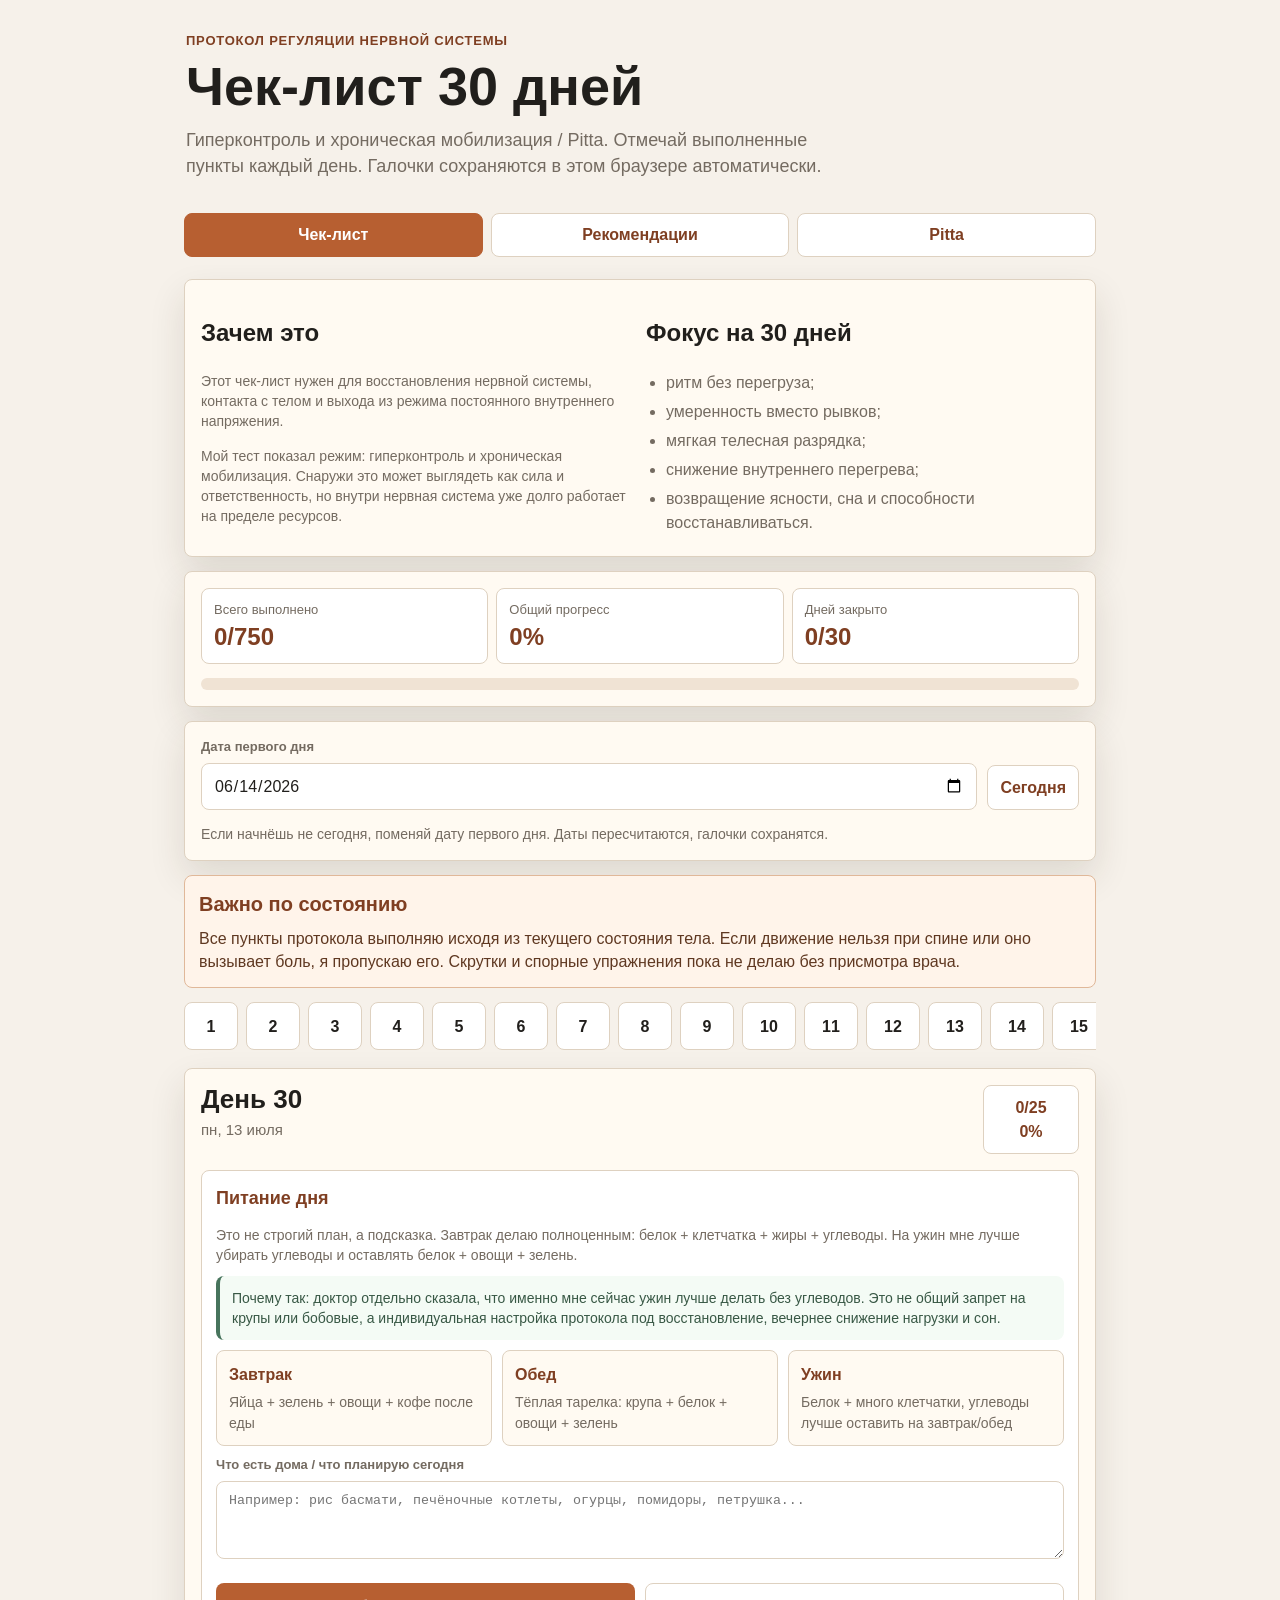
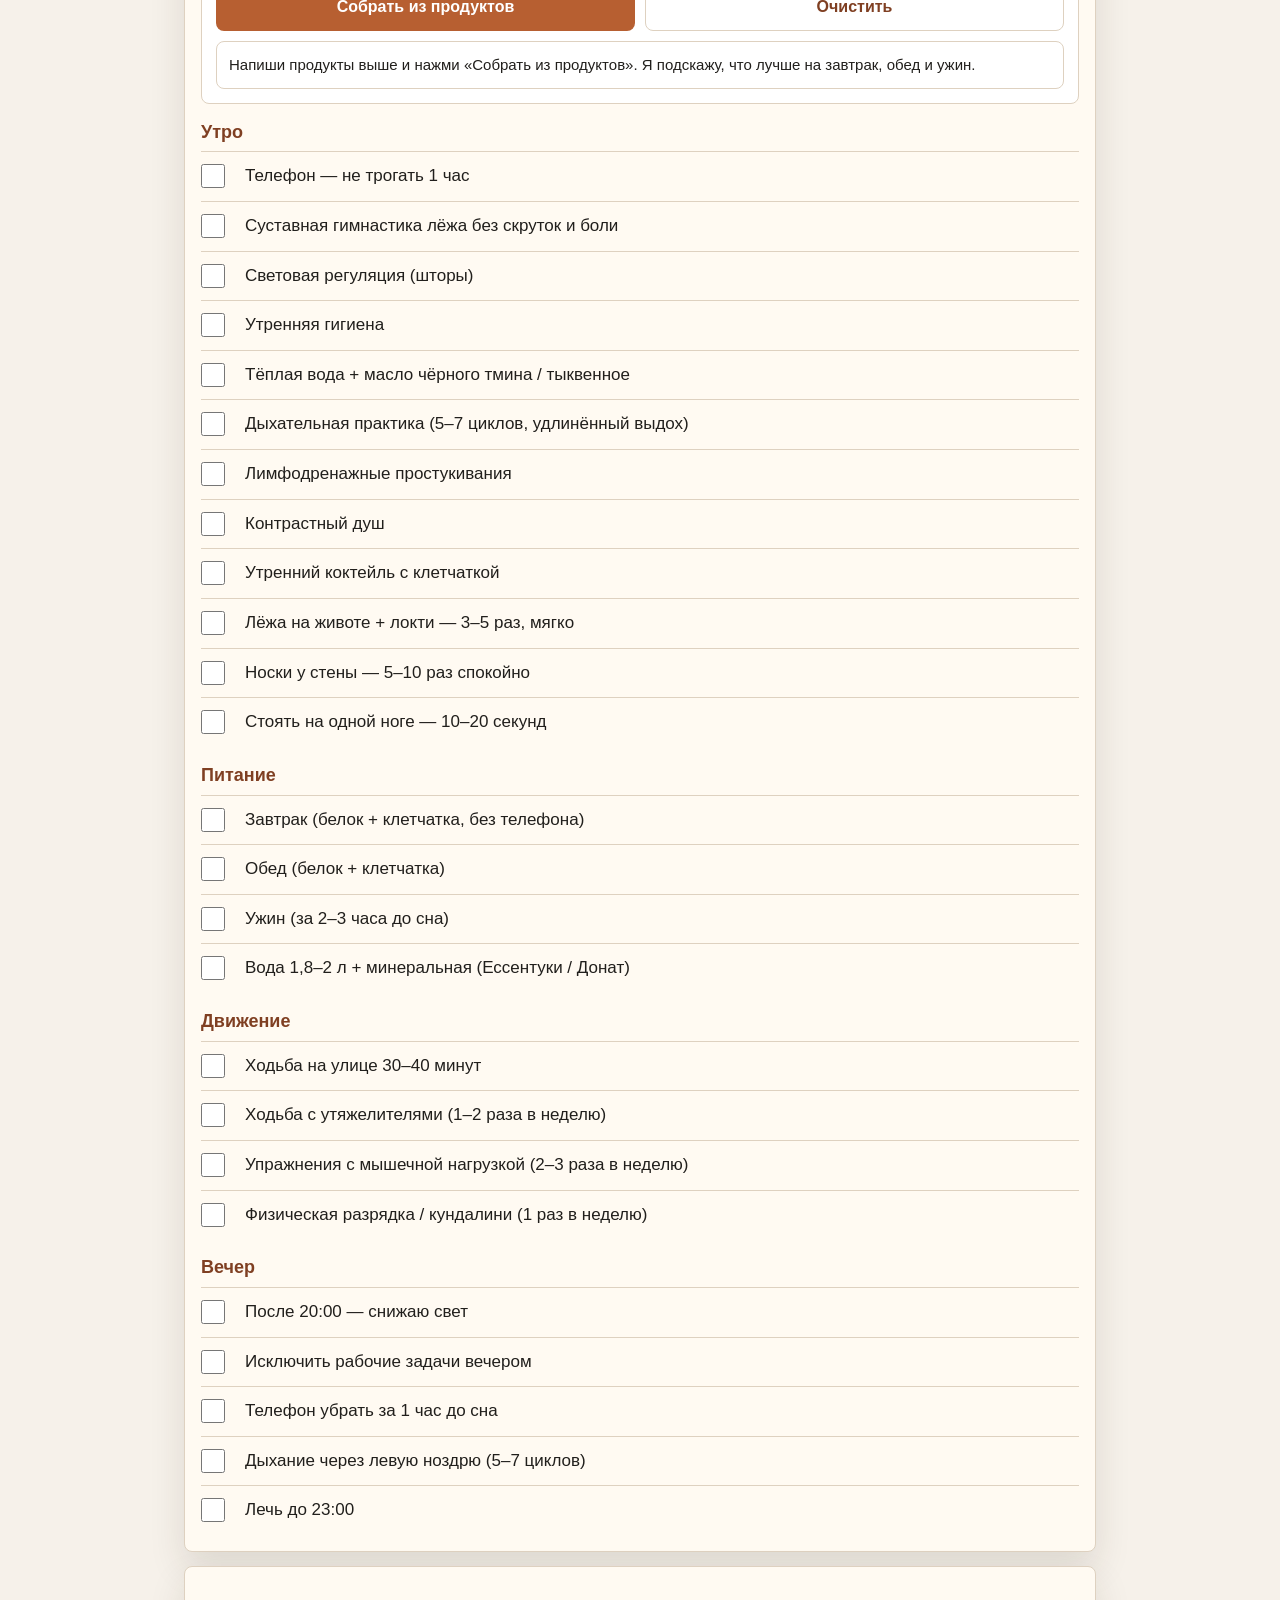
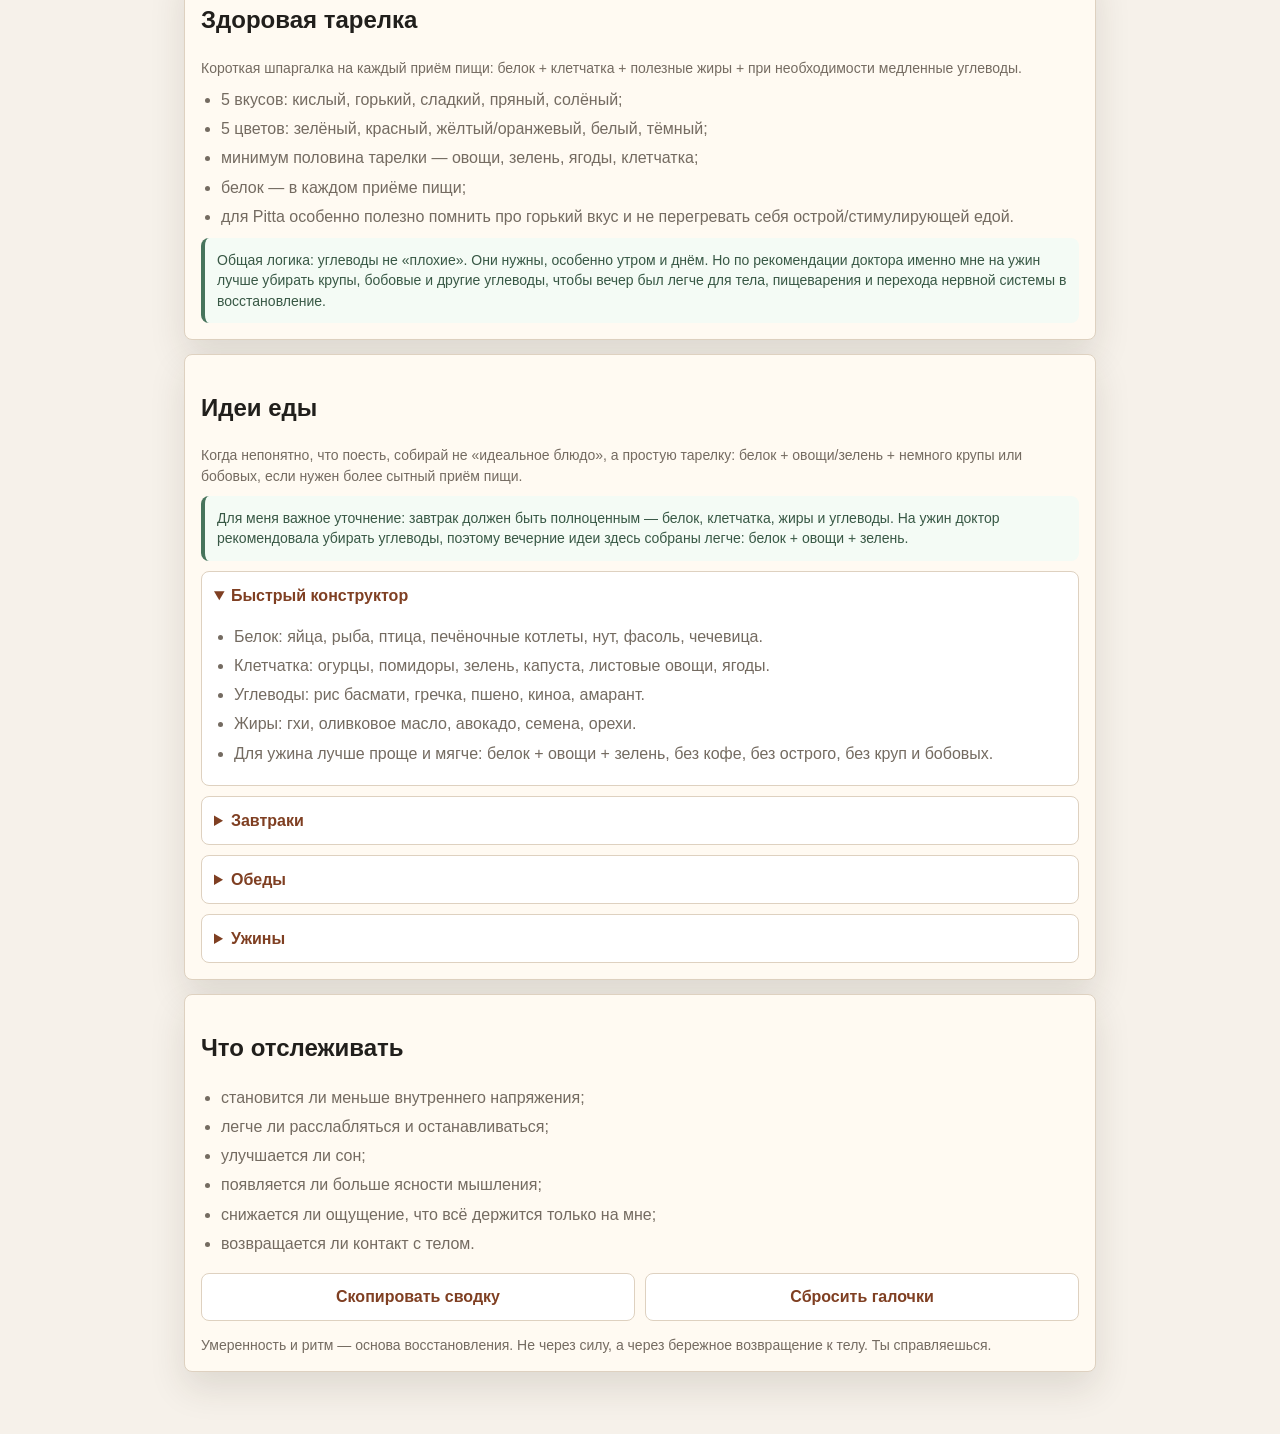
<file: index.html>
<!doctype html>
<html lang="ru">
<head>
  <meta charset="utf-8">
  <meta name="viewport" content="width=device-width, initial-scale=1">
  <title>Чек-лист 30 дней | Pitta</title>
  <meta name="description" content="Мобильный чек-лист на 30 дней для протокола регуляции нервной системы.">
  <style>
    :root {
      --bg: #f6f1ea;
      --paper: #fffaf2;
      --text: #211f1c;
      --muted: #746b61;
      --line: #ded1c0;
      --accent: #b75f31;
      --accent-dark: #7f3f22;
      --green: #47745c;
      --soft: #f0e3d4;
      --shadow: 0 16px 36px rgba(52, 38, 23, 0.12);
    }

    * {
      box-sizing: border-box;
    }

    html {
      scroll-behavior: smooth;
    }

    body {
      margin: 0;
      min-height: 100vh;
      font-family: Arial, Helvetica, sans-serif;
      color: var(--text);
      background: var(--bg);
      line-height: 1.45;
    }

    button,
    input {
      font: inherit;
    }

    .app {
      width: min(940px, 100%);
      margin: 0 auto;
      padding: 20px 14px 48px;
    }

    header {
      padding: 12px 2px 18px;
    }

    .eyebrow {
      margin: 0 0 8px;
      color: var(--accent-dark);
      font-size: 13px;
      font-weight: 700;
      letter-spacing: 0.06em;
      text-transform: uppercase;
    }

    h1 {
      margin: 0;
      font-size: clamp(30px, 9vw, 54px);
      line-height: 1;
      letter-spacing: 0;
    }

    .lead {
      margin: 14px 0 0;
      max-width: 680px;
      color: var(--muted);
      font-size: 18px;
    }

    .panel {
      margin: 14px 0;
      padding: 16px;
      border: 1px solid var(--line);
      border-radius: 8px;
      background: var(--paper);
      box-shadow: var(--shadow);
    }

    .stats {
      display: grid;
      grid-template-columns: repeat(3, 1fr);
      gap: 8px;
      margin-bottom: 14px;
    }

    .stat {
      min-height: 76px;
      padding: 12px;
      border: 1px solid var(--line);
      border-radius: 8px;
      background: #fff;
    }

    .stat span {
      display: block;
      color: var(--muted);
      font-size: 13px;
    }

    .stat strong {
      display: block;
      margin-top: 5px;
      color: var(--accent-dark);
      font-size: 24px;
      line-height: 1;
    }

    .progress-bar {
      width: 100%;
      height: 12px;
      overflow: hidden;
      border-radius: 999px;
      background: var(--soft);
    }

    .progress-fill {
      width: 0%;
      height: 100%;
      border-radius: 999px;
      background: var(--green);
      transition: width 0.2s ease;
    }

    .settings {
      display: grid;
      grid-template-columns: 1fr auto;
      gap: 10px;
      align-items: end;
    }

    .field label {
      display: block;
      margin-bottom: 6px;
      color: var(--muted);
      font-size: 13px;
      font-weight: 700;
    }

    .field input {
      width: 100%;
      min-height: 44px;
      padding: 10px 12px;
      border: 1px solid var(--line);
      border-radius: 8px;
      background: #fff;
      color: var(--text);
    }

    .text-button {
      min-height: 44px;
      padding: 10px 12px;
      border: 1px solid var(--line);
      border-radius: 8px;
      background: #fff;
      color: var(--accent-dark);
      font-weight: 700;
      cursor: pointer;
    }

    .days-nav {
      display: flex;
      gap: 8px;
      margin: 14px 0;
      overflow-x: auto;
      padding-bottom: 4px;
      scrollbar-width: thin;
    }

    .day-tab {
      flex: 0 0 auto;
      width: 54px;
      min-height: 48px;
      border: 1px solid var(--line);
      border-radius: 8px;
      background: #fff;
      color: var(--text);
      font-weight: 700;
      cursor: pointer;
    }

    .day-tab.active {
      border-color: var(--accent);
      background: var(--accent);
      color: #fff;
    }

    .day-tab.today {
      border-color: var(--green);
      box-shadow: inset 0 0 0 2px rgba(71, 116, 92, 0.3);
    }

    .day-card {
      display: none;
    }

    .day-card.active {
      display: block;
    }

    .day-head {
      display: flex;
      justify-content: space-between;
      gap: 12px;
      align-items: flex-start;
      margin-bottom: 16px;
    }

    .day-head h2 {
      margin: 0;
      font-size: 26px;
      line-height: 1.1;
    }

    .day-date {
      margin-top: 5px;
      color: var(--muted);
      font-size: 15px;
    }

    .day-score {
      min-width: 96px;
      padding: 10px;
      border: 1px solid var(--line);
      border-radius: 8px;
      background: #fff;
      color: var(--accent-dark);
      font-weight: 800;
      text-align: center;
    }

    .section {
      margin-top: 18px;
    }

    .section h3 {
      margin: 0 0 8px;
      color: var(--accent-dark);
      font-size: 18px;
      line-height: 1.2;
    }

    .habit {
      display: grid;
      grid-template-columns: 34px 1fr;
      gap: 10px;
      align-items: start;
      padding: 12px 0;
      border-top: 1px solid var(--line);
    }

    .habit input {
      width: 24px;
      height: 24px;
      margin: 0;
      accent-color: var(--green);
    }

    .habit label {
      color: var(--text);
      font-size: 17px;
    }

    .habit input:checked + label {
      color: var(--muted);
      text-decoration: line-through;
      text-decoration-thickness: 1px;
    }

    .meal-box {
      margin: 16px 0;
      padding: 14px;
      border: 1px solid var(--line);
      border-radius: 8px;
      background: #fff;
    }

    .meal-box h3 {
      margin: 0 0 8px;
      color: var(--accent-dark);
      font-size: 18px;
    }

    .meal-grid {
      display: grid;
      grid-template-columns: repeat(3, 1fr);
      gap: 10px;
      margin-top: 10px;
    }

    .meal-card {
      padding: 12px;
      border: 1px solid var(--line);
      border-radius: 8px;
      background: var(--paper);
    }

    .meal-card strong {
      display: block;
      margin-bottom: 6px;
      color: var(--accent-dark);
    }

    .meal-card p {
      margin: 0;
      color: var(--muted);
      font-size: 14px;
    }

    .meal-note {
      margin-top: 10px;
    }

    .meal-note label {
      display: block;
      margin-bottom: 6px;
      color: var(--muted);
      font-size: 13px;
      font-weight: 700;
    }

    .meal-note textarea {
      width: 100%;
      min-height: 78px;
      resize: vertical;
      padding: 10px 12px;
      border: 1px solid var(--line);
      border-radius: 8px;
      background: #fff;
      color: var(--text);
      line-height: 1.4;
    }

    .meal-result {
      margin-top: 10px;
      padding: 12px;
      border: 1px solid var(--line);
      border-radius: 8px;
      background: #fff;
      color: var(--text);
      font-size: 15px;
    }

    .meal-result strong {
      color: var(--accent-dark);
    }

    .meal-result ul {
      margin: 8px 0 0;
      padding-left: 20px;
      color: var(--muted);
    }

    .meal-result li {
      margin: 5px 0;
    }

    .care-note {
      margin: 12px 0;
      padding: 14px;
      border: 1px solid #e0b899;
      border-radius: 8px;
      background: #fff4ea;
      color: #5f3821;
    }

    .care-note h2 {
      margin: 0 0 8px;
      color: #7f3f22;
      font-size: 20px;
    }

    .care-note p {
      margin: 0;
    }

    .why-note {
      margin: 10px 0 0;
      padding: 12px;
      border-left: 4px solid var(--green);
      border-radius: 8px;
      background: #f4fbf5;
      color: #385845;
      font-size: 14px;
    }

    .footer-actions {
      display: grid;
      grid-template-columns: 1fr 1fr;
      gap: 10px;
      margin-top: 18px;
    }

    .primary {
      min-height: 48px;
      border: 0;
      border-radius: 8px;
      background: var(--accent);
      color: #fff;
      font-weight: 800;
      cursor: pointer;
    }

    .secondary {
      min-height: 48px;
      border: 1px solid var(--line);
      border-radius: 8px;
      background: #fff;
      color: var(--accent-dark);
      font-weight: 800;
      cursor: pointer;
    }

    .hint {
      margin: 14px 0 0;
      color: var(--muted);
      font-size: 14px;
    }

    .top-tabs {
      display: grid;
      grid-template-columns: repeat(3, 1fr);
      gap: 8px;
      margin: 8px 0 14px;
      position: sticky;
      top: 0;
      z-index: 2;
      padding: 8px 0;
      background: var(--bg);
    }

    .top-tab {
      min-height: 44px;
      border: 1px solid var(--line);
      border-radius: 8px;
      background: #fff;
      color: var(--accent-dark);
      font-weight: 800;
      cursor: pointer;
    }

    .top-tab.active {
      border-color: var(--accent);
      background: var(--accent);
      color: #fff;
    }

    .view {
      display: none;
    }

    .view.active {
      display: block;
    }

    .intro-grid {
      display: grid;
      grid-template-columns: 1fr 1fr;
      gap: 12px;
    }

    .soft-list {
      margin: 10px 0 0;
      padding-left: 20px;
      color: var(--muted);
    }

    .soft-list li {
      margin: 6px 0;
    }

    details {
      margin-top: 10px;
      border: 1px solid var(--line);
      border-radius: 8px;
      background: #fff;
    }

    summary {
      padding: 12px;
      color: var(--accent-dark);
      font-weight: 800;
      cursor: pointer;
    }

    details .soft-list {
      margin: 0;
      padding: 0 18px 14px 32px;
    }

    @media (max-width: 620px) {
      .stats {
        grid-template-columns: 1fr;
      }

      .intro-grid {
        grid-template-columns: 1fr;
      }

      .top-tabs {
        grid-template-columns: 1fr;
        position: static;
      }

      .settings {
        grid-template-columns: 1fr;
      }

      .day-head {
        display: block;
      }

      .day-score {
        width: 100%;
        margin-top: 10px;
      }

      .footer-actions {
        grid-template-columns: 1fr;
      }

      .meal-grid {
        grid-template-columns: 1fr;
      }
    }
  </style>
</head>
<body>
  <main class="app">
    <header>
      <p class="eyebrow">Протокол регуляции нервной системы</p>
      <h1>Чек-лист 30 дней</h1>
      <p class="lead">Гиперконтроль и хроническая мобилизация / Pitta. Отмечай выполненные пункты каждый день. Галочки сохраняются в этом браузере автоматически.</p>
    </header>

    <nav class="top-tabs" aria-label="Разделы">
      <button class="top-tab active" type="button" data-view="checklistView">Чек-лист</button>
      <button class="top-tab" type="button" data-view="recommendationsView">Рекомендации</button>
      <button class="top-tab" type="button" data-view="pittaView">Pitta</button>
    </nav>

    <div class="view active" id="checklistView">
    <section class="panel" aria-label="Зачем этот протокол">
      <div class="intro-grid">
        <div>
          <h2>Зачем это</h2>
          <p class="hint">Этот чек-лист нужен для восстановления нервной системы, контакта с телом и выхода из режима постоянного внутреннего напряжения.</p>
          <p class="hint">Мой тест показал режим: гиперконтроль и хроническая мобилизация. Снаружи это может выглядеть как сила и ответственность, но внутри нервная система уже долго работает на пределе ресурсов.</p>
        </div>
        <div>
          <h2>Фокус на 30 дней</h2>
          <ul class="soft-list">
            <li>ритм без перегруза;</li>
            <li>умеренность вместо рывков;</li>
            <li>мягкая телесная разрядка;</li>
            <li>снижение внутреннего перегрева;</li>
            <li>возвращение ясности, сна и способности восстанавливаться.</li>
          </ul>
        </div>
      </div>
    </section>

    <section class="panel" aria-label="Прогресс">
      <div class="stats">
        <div class="stat">
          <span>Всего выполнено</span>
          <strong id="totalDone">0</strong>
        </div>
        <div class="stat">
          <span>Общий прогресс</span>
          <strong id="totalPercent">0%</strong>
        </div>
        <div class="stat">
          <span>Дней закрыто</span>
          <strong id="daysComplete">0/30</strong>
        </div>
      </div>
      <div class="progress-bar" aria-label="Общий прогресс">
        <div class="progress-fill" id="totalFill"></div>
      </div>
    </section>

    <section class="panel" aria-label="Настройки">
      <div class="settings">
        <div class="field">
          <label for="startDate">Дата первого дня</label>
          <input id="startDate" type="date">
        </div>
        <button class="text-button" id="todayButton" type="button">Сегодня</button>
      </div>
      <p class="hint">Если начнёшь не сегодня, поменяй дату первого дня. Даты пересчитаются, галочки сохранятся.</p>
    </section>

    <section class="care-note" aria-label="Индивидуальные особенности">
      <h2>Важно по состоянию</h2>
      <p>Все пункты протокола выполняю исходя из текущего состояния тела. Если движение нельзя при спине или оно вызывает боль, я пропускаю его. Скрутки и спорные упражнения пока не делаю без присмотра врача.</p>
    </section>

    <nav class="days-nav" id="daysNav" aria-label="Дни чек-листа"></nav>
    <section class="panel day-card active" id="dayCard" aria-live="polite"></section>

    <section class="panel" aria-label="Шпаргалка здоровой тарелки">
      <h2>Здоровая тарелка</h2>
      <p class="hint">Короткая шпаргалка на каждый приём пищи: белок + клетчатка + полезные жиры + при необходимости медленные углеводы.</p>
      <ul class="soft-list">
        <li>5 вкусов: кислый, горький, сладкий, пряный, солёный;</li>
        <li>5 цветов: зелёный, красный, жёлтый/оранжевый, белый, тёмный;</li>
        <li>минимум половина тарелки — овощи, зелень, ягоды, клетчатка;</li>
        <li>белок — в каждом приёме пищи;</li>
        <li>для Pitta особенно полезно помнить про горький вкус и не перегревать себя острой/стимулирующей едой.</li>
      </ul>
      <p class="why-note">Общая логика: углеводы не «плохие». Они нужны, особенно утром и днём. Но по рекомендации доктора именно мне на ужин лучше убирать крупы, бобовые и другие углеводы, чтобы вечер был легче для тела, пищеварения и перехода нервной системы в восстановление.</p>
    </section>

    <section class="panel" aria-label="Идеи еды">
      <h2>Идеи еды</h2>
      <p class="hint">Когда непонятно, что поесть, собирай не «идеальное блюдо», а простую тарелку: белок + овощи/зелень + немного крупы или бобовых, если нужен более сытный приём пищи.</p>
      <p class="why-note">Для меня важное уточнение: завтрак должен быть полноценным — белок, клетчатка, жиры и углеводы. На ужин доктор рекомендовала убирать углеводы, поэтому вечерние идеи здесь собраны легче: белок + овощи + зелень.</p>

      <details open>
        <summary>Быстрый конструктор</summary>
        <ul class="soft-list">
        <li>Белок: яйца, рыба, птица, печёночные котлеты, нут, фасоль, чечевица.</li>
          <li>Клетчатка: огурцы, помидоры, зелень, капуста, листовые овощи, ягоды.</li>
          <li>Углеводы: рис басмати, гречка, пшено, киноа, амарант.</li>
          <li>Жиры: гхи, оливковое масло, авокадо, семена, орехи.</li>
          <li>Для ужина лучше проще и мягче: белок + овощи + зелень, без кофе, без острого, без круп и бобовых.</li>
        </ul>
      </details>

      <details>
        <summary>Завтраки</summary>
        <ul class="soft-list">
          <li>2 яйца + помидор + зелень + немного пшённой каши.</li>
          <li>Пшённая каша + яйцо/сырники + ягоды или несладкое яблоко.</li>
          <li>Омлет с зеленью и помидорами + огурец.</li>
          <li>Сырники + ягоды + зелень/овощи отдельно, если хочется сделать завтрак устойчивее.</li>
          <li>Если есть кофе, лучше после еды, а не вместо еды.</li>
        </ul>
      </details>

      <details>
        <summary>Обеды</summary>
        <ul class="soft-list">
          <li>Печёночные котлеты + рис басмати + огурцы, помидоры, петрушка.</li>
          <li>Нут или фасоль + овощной салат + зелень + немного оливкового масла.</li>
          <li>Рыба/птица + гречка или рис + большая порция овощей.</li>
          <li>Тёплая тарелка: крупа + белок + овощи + зелень.</li>
        </ul>
      </details>

      <details>
        <summary>Ужины</summary>
        <ul class="soft-list">
          <li>Печёночные котлеты + огурцы, помидоры, петрушка.</li>
          <li>Яйцо/омлет + овощи + зелень, если хочется лёгкий ужин.</li>
          <li>Нут и фасоль лучше оставить на завтрак или обед. Вечером брать только если нет другого белка и совсем небольшую порцию.</li>
          <li>Сырники лучше оставить на завтрак или дневной приём пищи, если вечером от сладкого/творожного сон хуже.</li>
          <li>Ужин — за 2–3 часа до сна, без телефона и рабочих задач.</li>
        </ul>
      </details>
    </section>

    <section class="panel">
      <h2>Что отслеживать</h2>
      <ul class="soft-list">
        <li>становится ли меньше внутреннего напряжения;</li>
        <li>легче ли расслабляться и останавливаться;</li>
        <li>улучшается ли сон;</li>
        <li>появляется ли больше ясности мышления;</li>
        <li>снижается ли ощущение, что всё держится только на мне;</li>
        <li>возвращается ли контакт с телом.</li>
      </ul>
      <div class="footer-actions">
        <button class="secondary" id="exportButton" type="button">Скопировать сводку</button>
        <button class="secondary" id="resetButton" type="button">Сбросить галочки</button>
      </div>
      <p class="hint">Умеренность и ритм — основа восстановления. Не через силу, а через бережное возвращение к телу. Ты справляешься.</p>
    </section>
    </div>

    <div class="view" id="recommendationsView">
      <section class="panel">
        <h2>Основная задача протокола</h2>
        <p class="hint">Этот протокол нужен, чтобы нервная система постепенно вышла из режима постоянной мобилизации и снова научилась переключаться в восстановление.</p>
        <ul class="soft-list">
          <li>вернуть когнитивную гибкость;</li>
          <li>мыслить стратегически, а не только реагировать на нагрузку;</li>
          <li>принимать решения из ясности;</li>
          <li>уменьшить гиперконтроль и внутреннее давление;</li>
          <li>снизить внутренний перегрев;</li>
          <li>вывести накопленное напряжение через тело.</li>
        </ul>
      </section>

      <section class="panel">
        <h2>Что важно для нервной системы</h2>
        <ul class="soft-list">
          <li>ритм и повторяемость;</li>
          <li>умеренность без рывков;</li>
          <li>понятная структура без перегруза;</li>
          <li>охлаждение и снижение стимуляции;</li>
          <li>регулярная физическая разрядка;</li>
          <li>мягкое возвращение контакта с телом.</li>
        </ul>
      </section>

      <section class="panel">
        <h2>Утро</h2>
        <p class="hint">Задача утра — включить тело без гипернапряжения и не запускать нервную систему сразу в перегрузку.</p>
        <ul class="soft-list">
          <li>первый час после пробуждения не трогать телефон, новости и соцсети;</li>
          <li>мягко включить тело: суставы и позвоночник только в безопасном диапазоне, без скруток и боли;</li>
          <li>открыть шторы и дать естественному свету попасть на глаза;</li>
          <li>выпить тёплую воду и поддержать пищеварение;</li>
          <li>сделать дыхание с удлинённым выдохом;</li>
          <li>простучать лимфатические зоны мягко, без давления;</li>
          <li>контрастный душ делать без экстремального холода и преодоления.</li>
        </ul>
      </section>

      <section class="panel">
        <h2>Питание</h2>
        <p class="hint">Питание помогает снижать внутренний перегрев, воспалительную нагрузку и зависимость от стимуляторов.</p>
        <ul class="soft-list">
          <li>не терпеть голод;</li>
          <li>в каждом приёме пищи добавлять белок;</li>
          <li>делать минимум половину тарелки клетчаткой;</li>
          <li>пить 1,8–2 л воды, при необходимости подключать минеральную воду;</li>
          <li>снижать перегревающую, острую и слишком стимулирующую пищу;</li>
          <li>держать принцип здоровой тарелки: разные цвета, вкусы и клетчатка.</li>
        </ul>
      </section>

      <section class="panel">
        <h2>Здоровая тарелка</h2>
        <p class="hint">Главная идея: в каждом приёме пищи собирать тарелку так, чтобы нервной системе было стабильно, телу было достаточно питания, а внутренний перегрев не усиливался.</p>
        <ul class="soft-list">
          <li>5 вкусов: кислый, горький, сладкий, пряный, солёный;</li>
          <li>5 цветов: зелёный, красный, жёлтый/оранжевый, белый, тёмный;</li>
          <li>клетчатка: зелень, овощи, фрукты, ягоды, орехи, семена;</li>
          <li>белок в каждом приёме пищи;</li>
          <li>полезные жиры и медленные углеводы по самочувствию.</li>
        </ul>

        <details>
          <summary>Клетчатка</summary>
          <ul class="soft-list">
            <li>овощи: спаржа, фенхель, зелёная фасоль, все виды капусты, сельдерей, огурцы, артишоки, цукини, кабачки, перец, помидоры, зелёный горошек;</li>
            <li>корнеплоды: морковь, свёкла, репа, редька, топинамбур, корень петрушки, пастернак, корень сельдерея, батат, тыква;</li>
            <li>листовые: кейл, руккола, мангольд, шпинат, зелёный салат, кресс-салат, укроп, петрушка, базилик, щавель, эстрагон, латук;</li>
            <li>водоросли и квашеные овощи без уксуса;</li>
            <li>фрукты и ягоды: авокадо, несладкие яблоки, киви, цитрусовые, гранат, облепиха, клюква, брусника, малина, ежевика, клубника, голубика, черника, смородина.</li>
          </ul>
        </details>

        <details>
          <summary>Белок</summary>
          <ul class="soft-list">
            <li>рыба: скумбрия, палтус, сельдь, треска, дикий лосось, сардины, сайда, пикша, минтай, камбала, сибас, дорадо;</li>
            <li>морепродукты: кальмары, мидии, гребешки, креветки, осьминоги, устрицы, крабы;</li>
            <li>птица и яйца;</li>
            <li>растительный белок: чечевица, нут, маш, фасоль, хумус;</li>
            <li>грибы: шиитаке, ежовик, вешенки, опята, шампиньоны, портобелло, лисички;</li>
            <li>сырой какао-порошок, какао-бобы.</li>
          </ul>
        </details>

        <details>
          <summary>Жиры</summary>
          <ul class="soft-list">
            <li>гхи, оливковое extra virgin, кокосовое extra virgin, масло авокадо, масло какао, MCT;</li>
            <li>льняное, кунжутное, масло грецкого ореха, масло виноградной косточки;</li>
            <li>источники жира: жирная дикая морская рыба, мясо, яйца, авокадо, орехи, семена льна, горький шоколад.</li>
          </ul>
        </details>

        <details>
          <summary>Медленные углеводы, орехи и семена</summary>
          <ul class="soft-list">
            <li>киноа, гречка, амарант, пшено;</li>
            <li>паста твёрдых сортов 1–2 раза в неделю, не зерновая лапша, лапша из морских водорослей;</li>
            <li>орехи: грецкие, миндаль, кедровые, пекан;</li>
            <li>кокосовые продукты без добавок;</li>
            <li>семена: подсолнечник, тыквенные, кунжут, лён, чиа, чёрный тмин, мак.</li>
          </ul>
        </details>

        <details>
          <summary>Специи, травы, приправы</summary>
          <ul class="soft-list">
            <li>свежие и сушёные травы: базилик, розмарин, тимьян, орегано, петрушка, укроп, мята, шалфей;</li>
            <li>специи: имбирь, тмин, кумин, кориандр, фенхель, пажитник, лавровый лист, мускатный орех, корица, шафран, ваниль;</li>
            <li>порошковые специи: куркума, имбирь, паприка, чили, кайенский перец, дижонская горчица;</li>
            <li>органический уксус без сахара, кокосовые аминокислоты, морская или гималайская соль.</li>
          </ul>
        </details>

        <details>
          <summary>Горький вкус</summary>
          <ul class="soft-list">
            <li>зелень: петрушка, руккола, кейл, шпинат, листовой салат, цикорий, фризе, мангольд, листья одуванчика;</li>
            <li>овощи: брокколи, брюссельская капуста, кольраби, редис, артишок, баклажан, репа, редька, корень сельдерея, дайкон, цукини;</li>
            <li>фрукты и ягоды: грейпфрут, лимон, лайм, калина, клюква;</li>
            <li>напитки: зелёный чай, какао, цикорий, чай из ромашки;</li>
            <li>специи и семена: имбирь, куркума, розмарин, шалфей, тимьян, базилик, перец, кунжут, лён, чёрный тмин, расторопша.</li>
          </ul>
        </details>
      </section>

      <section class="panel">
        <h2>Движение</h2>
        <p class="hint">Движение нужно не для рекордов, а для физиологической разрядки накопленной мобилизации.</p>
        <ul class="soft-list">
          <li>ежедневная ходьба на улице 30–40 минут;</li>
          <li>ходьба с утяжелителями 1–2 раза в неделю, постепенно;</li>
          <li>мышечная нагрузка 2–3 раза в неделю;</li>
          <li>разрядка через тело минимум 1 раз в неделю;</li>
          <li>не перегреваться и не тренироваться через истощение.</li>
        </ul>
      </section>

      <section class="panel">
        <h2>Вечер</h2>
        <p class="hint">Задача вечера — вывести нервную систему из внутренней активности и подготовить тело ко сну.</p>
        <ul class="soft-list">
          <li>после 20:00 снижать свет и яркость экранов;</li>
          <li>исключать рабочие задачи и активную умственную нагрузку;</li>
          <li>убирать телефон, новости и стимулирующий контент за час до сна;</li>
          <li>ужинать за 2–3 часа до сна, по возможности без углеводов;</li>
          <li>делать дыхание через левую ноздрю 5–7 циклов;</li>
          <li>ложиться до 23:00 в прохладной и тёмной комнате.</li>
        </ul>
      </section>
    </div>

    <div class="view" id="pittaView">
      <section class="panel">
        <h2>Pitta: конституция огня</h2>
        <p class="hint">Pitta — это энергия огня: горячая, яркая, активная, сильная. Это движение, стратегия, лидерство, способность зажигать людей и строить большие системы.</p>
        <ul class="soft-list">
          <li>нормостенический тип телосложения;</li>
          <li>хорошая мышечная реактивность;</li>
          <li>тепло, энергия, огонь в глазах;</li>
          <li>любовь к жизни, юмор, яркость, вкус к впечатлениям;</li>
          <li>интерес к соревнованию, результату, лидерству;</li>
          <li>способность просчитывать шаги и видеть стратегию.</li>
        </ul>
      </section>

      <section class="panel">
        <h2>Сильная сторона Pitta</h2>
        <p class="hint">Люди Pitta часто несут в мир идеи, организуют процессы, собирают вокруг себя людей и делают многое из любви к людям.</p>
        <ul class="soft-list">
          <li>новаторы, мотиваторы, предприниматели, стратеги;</li>
          <li>быстро видят, как построить систему;</li>
          <li>чувствуют неправду и несправедливость;</li>
          <li>могут ярко проявляться, говорить, вести, зажигать;</li>
          <li>их задача — светить, создавать, распределять дела и идти дальше.</li>
        </ul>
      </section>

      <section class="panel">
        <h2>Когда огонь уходит внутрь</h2>
        <p class="hint">Если Pitta подавляет себя, подстраивается, закрывает интуицию и бизнес-жилку, огонь может начать работать внутрь: через гиперконтроль, раздражение, напряжение и самокритику.</p>
        <ul class="soft-list">
          <li>реакция на несправедливость становится слишком горячей;</li>
          <li>появляется вина за свои эмоции;</li>
          <li>растёт гиперконтроль и просчитывание рисков;</li>
          <li>становится труднее расслабляться;</li>
          <li>может появляться язвительность, внутренний перегрев, кожные реакции, головные боли;</li>
          <li>снаружи реакция может быть небольшой, а внутри человек направляет большую часть огня на себя.</li>
        </ul>
      </section>

      <section class="panel">
        <h2>Что помогает Pitta</h2>
        <ul class="soft-list">
          <li>не подавлять проявление, а направлять огонь в действие и созидание;</li>
          <li>не брать на себя слишком много, а распределять задачи;</li>
          <li>поддерживать печень, желчный пузырь и пищеварение через режим и питание;</li>
          <li>охлаждать нервную систему, снижать стимуляторы и перегрев;</li>
          <li>двигаться, но не через истощение;</li>
          <li>растягивать фасции, добавлять МФР и мягкое расслабление тела;</li>
          <li>возвращаться к стратегии, миру и людям, а не жить только в контроле рисков.</li>
        </ul>
      </section>
    </div>
  </main>

  <script>
    const STORAGE_KEY = "pitta-checklist-30-days-v1";
    const START_KEY = "pitta-checklist-start-date-v1";
    const DAY_COUNT = 30;
    const DEFAULT_START_DATE = "2026-06-14";
    const tabButtons = document.querySelectorAll(".top-tab");
    const views = document.querySelectorAll(".view");
    const sections = [
      {
        title: "Утро",
        habits: [
          { id: "0-0", title: "Телефон — не трогать 1 час" },
          { id: "0-1", title: "Суставная гимнастика лёжа без скруток и боли" },
          { id: "0-2", title: "Световая регуляция (шторы)" },
          { id: "0-3", title: "Утренняя гигиена" },
          { id: "0-4", title: "Тёплая вода + масло чёрного тмина / тыквенное" },
          { id: "0-5", title: "Дыхательная практика (5–7 циклов, удлинённый выдох)" },
          { id: "0-6", title: "Лимфодренажные простукивания" },
          { id: "0-7", title: "Контрастный душ" },
          { id: "0-8", title: "Утренний коктейль с клетчаткой" },
          { id: "0-9", title: "Лёжа на животе + локти — 3–5 раз, мягко" },
          { id: "0-10", title: "Носки у стены — 5–10 раз спокойно" },
          { id: "0-11", title: "Стоять на одной ноге — 10–20 секунд" }
        ]
      },
      {
        title: "Питание",
        habits: [
          "Завтрак (белок + клетчатка, без телефона)",
          "Обед (белок + клетчатка)",
          "Ужин (за 2–3 часа до сна)",
          "Вода 1,8–2 л + минеральная (Ессентуки / Донат)"
        ]
      },
      {
        title: "Движение",
        habits: [
          "Ходьба на улице 30–40 минут",
          "Ходьба с утяжелителями (1–2 раза в неделю)",
          "Упражнения с мышечной нагрузкой (2–3 раза в неделю)",
          "Физическая разрядка / кундалини (1 раз в неделю)"
        ]
      },
      {
        title: "Вечер",
        habits: [
          "После 20:00 — снижаю свет",
          "Исключить рабочие задачи вечером",
          "Телефон убрать за 1 час до сна",
          "Дыхание через левую ноздрю (5–7 циклов)",
          "Лечь до 23:00"
        ]
      }
    ];

    const habits = sections.flatMap((section, sectionIndex) =>
      section.habits.map((habit, habitIndex) => ({
        id: typeof habit === "string" ? `${sectionIndex}-${habitIndex}` : habit.id,
        section: section.title,
        title: typeof habit === "string" ? habit : habit.title
      }))
    );

    const mealIdeas = [
      {
        breakfast: "2 яйца + помидор + зелень + немного пшённой каши",
        lunch: "Белок + рис/гречка + большая порция овощей и зелени",
        dinner: "Печёночные котлеты или рыба + огурцы/помидоры + зелень, без крупы"
      },
      {
        breakfast: "Омлет с зеленью и помидорами + огурец",
        lunch: "Нут/фасоль + овощной салат + оливковое масло",
        dinner: "Лёгкий омлет или яйцо + овощи + петрушка, без углеводов"
      },
      {
        breakfast: "Пшённая каша + яйцо/сырники + ягоды или яблоко",
        lunch: "Птица/рыба + гречка или рис + зелёные овощи",
        dinner: "Тёплые овощи + белок, без кофе, острого и крупы"
      },
      {
        breakfast: "Сырники + ягоды + овощи/зелень отдельно",
        lunch: "Печёночные котлеты + рис басмати + салат",
        dinner: "Белок + огурец, помидор, зелень; бобовые лучше днём"
      },
      {
        breakfast: "Яйца + зелень + овощи + кофе после еды",
        lunch: "Тёплая тарелка: крупа + белок + овощи + зелень",
        dinner: "Белок + много клетчатки, углеводы лучше оставить на завтрак/обед"
      }
    ];

    let state = loadState();
    let activeDay = 1;

    const dayCard = document.getElementById("dayCard");
    const daysNav = document.getElementById("daysNav");
    const startDateInput = document.getElementById("startDate");

    function todayIso() {
      const now = new Date();
      const offset = now.getTimezoneOffset();
      const local = new Date(now.getTime() - offset * 60000);
      return local.toISOString().slice(0, 10);
    }

    function loadState() {
      try {
        return JSON.parse(localStorage.getItem(STORAGE_KEY)) || {};
      } catch {
        return {};
      }
    }

    function saveState() {
      localStorage.setItem(STORAGE_KEY, JSON.stringify(state));
    }

    function getStartDate() {
      return localStorage.getItem(START_KEY) || DEFAULT_START_DATE;
    }

    function setStartDate(value) {
      localStorage.setItem(START_KEY, value);
    }

    function dateForDay(day) {
      const date = new Date(`${startDateInput.value}T12:00:00`);
      date.setDate(date.getDate() + day - 1);
      return date;
    }

    function dayForToday() {
      const start = new Date(`${startDateInput.value}T12:00:00`);
      const now = new Date();
      const today = new Date(now.getFullYear(), now.getMonth(), now.getDate(), 12, 0, 0);
      const diff = Math.round((today - start) / 86400000) + 1;
      return Math.min(DAY_COUNT, Math.max(1, diff));
    }

    function formatDate(date) {
      return new Intl.DateTimeFormat("ru-RU", {
        day: "numeric",
        month: "long",
        weekday: "short"
      }).format(date);
    }

    function keyFor(day, habitId) {
      return `d${day}:${habitId}`;
    }

    function mealKey(day) {
      return `meal:d${day}`;
    }

    function isDone(day, habitId) {
      return Boolean(state[keyFor(day, habitId)]);
    }

    function countDay(day) {
      return habits.filter((habit) => isDone(day, habit.id)).length;
    }

    function totalChecked() {
      let count = 0;
      for (let day = 1; day <= DAY_COUNT; day += 1) {
        count += countDay(day);
      }
      return count;
    }

    function pickProducts(text, patterns) {
      const lower = text.toLowerCase();
      return patterns
        .filter((item) => item.words.some((word) => lower.includes(word)))
        .map((item) => item.label);
    }

    function unique(items) {
      return [...new Set(items)];
    }

    function listOrFallback(items, fallback) {
      return items.length ? items.join(", ") : fallback;
    }

    function buildMealSuggestion(text) {
      if (!text.trim()) {
        return "Сначала напиши, что есть дома: например, яйца, рис, огурцы, помидоры, зелень.";
      }

      const proteins = unique(pickProducts(text, [
        { label: "яйца", words: ["яйц", "омлет"] },
        { label: "печёночные котлеты", words: ["печеноч", "печёноч", "котлет"] },
        { label: "рыба", words: ["рыб", "лосос", "треск", "скумбр", "сельд"] },
        { label: "птица", words: ["куриц", "индейк", "птиц"] },
        { label: "нут", words: ["нут"] },
        { label: "фасоль", words: ["фасол"] },
        { label: "сырники", words: ["сырник"] }
      ]));

      const fibers = unique(pickProducts(text, [
        { label: "огурцы", words: ["огур"] },
        { label: "помидоры", words: ["помид", "томат"] },
        { label: "петрушка", words: ["петруш"] },
        { label: "зелень", words: ["зелень", "укроп", "руккол", "шпинат", "салат"] },
        { label: "капуста", words: ["капуст", "брокк"] },
        { label: "ягоды", words: ["ягод", "черник", "голубик", "клубник", "малин"] },
        { label: "яблоко", words: ["яблок"] }
      ]));

      const carbs = unique(pickProducts(text, [
        { label: "рис басмати", words: ["рис", "басмати"] },
        { label: "пшённая каша", words: ["пшен", "пшён"] },
        { label: "гречка", words: ["греч"] },
        { label: "нут", words: ["нут"] },
        { label: "фасоль", words: ["фасол"] }
      ]));

      const fats = unique(pickProducts(text, [
        { label: "оливковое масло", words: ["олив"] },
        { label: "гхи", words: ["гхи"] },
        { label: "авокадо", words: ["авокад"] },
        { label: "орехи/семена", words: ["орех", "сем", "кунжут", "лен", "лён", "чиа"] }
      ]));

      const breakfastProtein = proteins.find((item) => item !== "нут" && item !== "фасоль") || proteins[0] || "добавить белок";
      const lunchProtein = proteins[0] || "добавить белок";
      const dinnerProtein = proteins.find((item) => !["нут", "фасоль", "сырники"].includes(item)) || "яйца/рыба/птица или другой лёгкий белок";
      const fiberText = listOrFallback(fibers, "овощи и зелень");
      const carbText = listOrFallback(carbs, "крупу или бобовые по голоду");
      const fatText = listOrFallback(fats, "немного полезного жира");

      return `
        <strong>Что можно собрать:</strong>
        <ul>
          <li><strong>Завтрак:</strong> ${breakfastProtein} + ${fiberText} + ${fatText} + ${carbText}. Завтрак можно делать полноценным: белок, клетчатка, жиры и углеводы.</li>
          <li><strong>Обед:</strong> ${lunchProtein} + ${fiberText} + ${carbText}. Обед может быть самым сытным приёмом пищи.</li>
          <li><strong>Ужин:</strong> ${dinnerProtein} + ${fiberText}. Именно тебе доктор рекомендовала ужин без углеводов, поэтому рис, крупы, нут и фасоль лучше оставить на завтрак или обед.</li>
        </ul>
      `;
    }

    function renderNav() {
      daysNav.innerHTML = "";
      for (let day = 1; day <= DAY_COUNT; day += 1) {
        const button = document.createElement("button");
        button.type = "button";
        const isToday = day === dayForToday();
        button.className = `day-tab${day === activeDay ? " active" : ""}${isToday ? " today" : ""}`;
        button.textContent = day;
        button.setAttribute("aria-label", `День ${day}`);
        button.addEventListener("click", () => {
          activeDay = day;
          render();
          document.getElementById("dayCard").scrollIntoView({ block: "start" });
        });
        daysNav.appendChild(button);
      }
    }

    function renderDay() {
      const done = countDay(activeDay);
      const percent = Math.round((done / habits.length) * 100);
      dayCard.innerHTML = "";

      const head = document.createElement("div");
      head.className = "day-head";
      head.innerHTML = `
        <div>
          <h2>День ${activeDay}</h2>
          <div class="day-date">${formatDate(dateForDay(activeDay))}</div>
        </div>
        <div class="day-score">${done}/${habits.length}<br>${percent}%</div>
      `;
      dayCard.appendChild(head);

      const idea = mealIdeas[(activeDay - 1) % mealIdeas.length];
      const mealBox = document.createElement("div");
      mealBox.className = "meal-box";
      mealBox.innerHTML = `
        <h3>Питание дня</h3>
        <p class="hint">Это не строгий план, а подсказка. Завтрак делаю полноценным: белок + клетчатка + жиры + углеводы. На ужин мне лучше убирать углеводы и оставлять белок + овощи + зелень.</p>
        <p class="why-note">Почему так: доктор отдельно сказала, что именно мне сейчас ужин лучше делать без углеводов. Это не общий запрет на крупы или бобовые, а индивидуальная настройка протокола под восстановление, вечернее снижение нагрузки и сон.</p>
        <div class="meal-grid">
          <div class="meal-card">
            <strong>Завтрак</strong>
            <p>${idea.breakfast}</p>
          </div>
          <div class="meal-card">
            <strong>Обед</strong>
            <p>${idea.lunch}</p>
          </div>
          <div class="meal-card">
            <strong>Ужин</strong>
            <p>${idea.dinner}</p>
          </div>
        </div>
        <div class="meal-note">
          <label for="meal-note-${activeDay}">Что есть дома / что планирую сегодня</label>
          <textarea id="meal-note-${activeDay}" placeholder="Например: рис басмати, печёночные котлеты, огурцы, помидоры, петрушка...">${state[mealKey(activeDay)] || ""}</textarea>
        </div>
        <div class="footer-actions">
          <button class="primary" id="build-meal-${activeDay}" type="button">Собрать из продуктов</button>
          <button class="secondary" id="clear-meal-${activeDay}" type="button">Очистить</button>
        </div>
        <div class="meal-result" id="meal-result-${activeDay}">${state[`mealResult:d${activeDay}`] || "Напиши продукты выше и нажми «Собрать из продуктов». Я подскажу, что лучше на завтрак, обед и ужин."}</div>
      `;
      const mealTextarea = mealBox.querySelector("textarea");
      const mealResult = mealBox.querySelector(`#meal-result-${activeDay}`);

      mealTextarea.addEventListener("input", (event) => {
        state[mealKey(activeDay)] = event.target.value;
        if (!event.target.value.trim()) {
          delete state[mealKey(activeDay)];
        }
        saveState();
      });

      mealBox.querySelector(`#build-meal-${activeDay}`).addEventListener("click", () => {
        const result = buildMealSuggestion(mealTextarea.value);
        state[`mealResult:d${activeDay}`] = result;
        mealResult.innerHTML = result;
        saveState();
      });

      mealBox.querySelector(`#clear-meal-${activeDay}`).addEventListener("click", () => {
        mealTextarea.value = "";
        mealResult.textContent = "Напиши продукты выше и нажми «Собрать из продуктов». Я подскажу, что лучше на завтрак, обед и ужин.";
        delete state[mealKey(activeDay)];
        delete state[`mealResult:d${activeDay}`];
        saveState();
      });
      dayCard.appendChild(mealBox);

      sections.forEach((section, sectionIndex) => {
        const block = document.createElement("div");
        block.className = "section";

        const title = document.createElement("h3");
        title.textContent = section.title;
        block.appendChild(title);

        section.habits.forEach((habit, habitIndex) => {
          const id = typeof habit === "string" ? `${sectionIndex}-${habitIndex}` : habit.id;
          const habitTitle = typeof habit === "string" ? habit : habit.title;
          const inputId = `day-${activeDay}-habit-${id}`;

          const row = document.createElement("div");
          row.className = "habit";
          row.innerHTML = `
            <input id="${inputId}" type="checkbox" ${isDone(activeDay, id) ? "checked" : ""}>
            <label for="${inputId}">${habitTitle}</label>
          `;

          row.querySelector("input").addEventListener("change", (event) => {
            state[keyFor(activeDay, id)] = event.target.checked;
            if (!event.target.checked) {
              delete state[keyFor(activeDay, id)];
            }
            saveState();
            updateStats();
            renderNav();
            renderDay();
          });

          block.appendChild(row);
        });

        dayCard.appendChild(block);
      });
    }

    function updateStats() {
      const total = totalChecked();
      const max = DAY_COUNT * habits.length;
      const percent = Math.round((total / max) * 100);
      const completeDays = Array.from({ length: DAY_COUNT }, (_, index) => index + 1)
        .filter((day) => countDay(day) === habits.length).length;

      document.getElementById("totalDone").textContent = `${total}/${max}`;
      document.getElementById("totalPercent").textContent = `${percent}%`;
      document.getElementById("daysComplete").textContent = `${completeDays}/${DAY_COUNT}`;
      document.getElementById("totalFill").style.width = `${percent}%`;
    }

    function render() {
      renderNav();
      renderDay();
      updateStats();
    }

    function openToday() {
      activeDay = dayForToday();
      render();
    }

    startDateInput.value = getStartDate();
    activeDay = dayForToday();
    startDateInput.addEventListener("change", () => {
      setStartDate(startDateInput.value);
      render();
    });

    document.getElementById("todayButton").addEventListener("click", openToday);

    document.getElementById("exportButton").addEventListener("click", async () => {
      const total = totalChecked();
      const max = DAY_COUNT * habits.length;
      const percent = Math.round((total / max) * 100);
      const text = `Pitta чек-лист: выполнено ${total}/${max}, общий прогресс ${percent}%.`;
      try {
        await navigator.clipboard.writeText(text);
        alert("Прогресс скопирован.");
      } catch {
        alert(text);
      }
    });

    document.getElementById("resetButton").addEventListener("click", () => {
      const ok = confirm("Сбросить все галочки в этом браузере?");
      if (!ok) return;
      state = {};
      saveState();
      render();
    });

    tabButtons.forEach((button) => {
      button.addEventListener("click", () => {
        const target = button.dataset.view;
        tabButtons.forEach((item) => item.classList.toggle("active", item === button));
        views.forEach((view) => view.classList.toggle("active", view.id === target));
        window.scrollTo({ top: 0, behavior: "smooth" });
      });
    });

    render();
  </script>
</body>
</html>
</file>
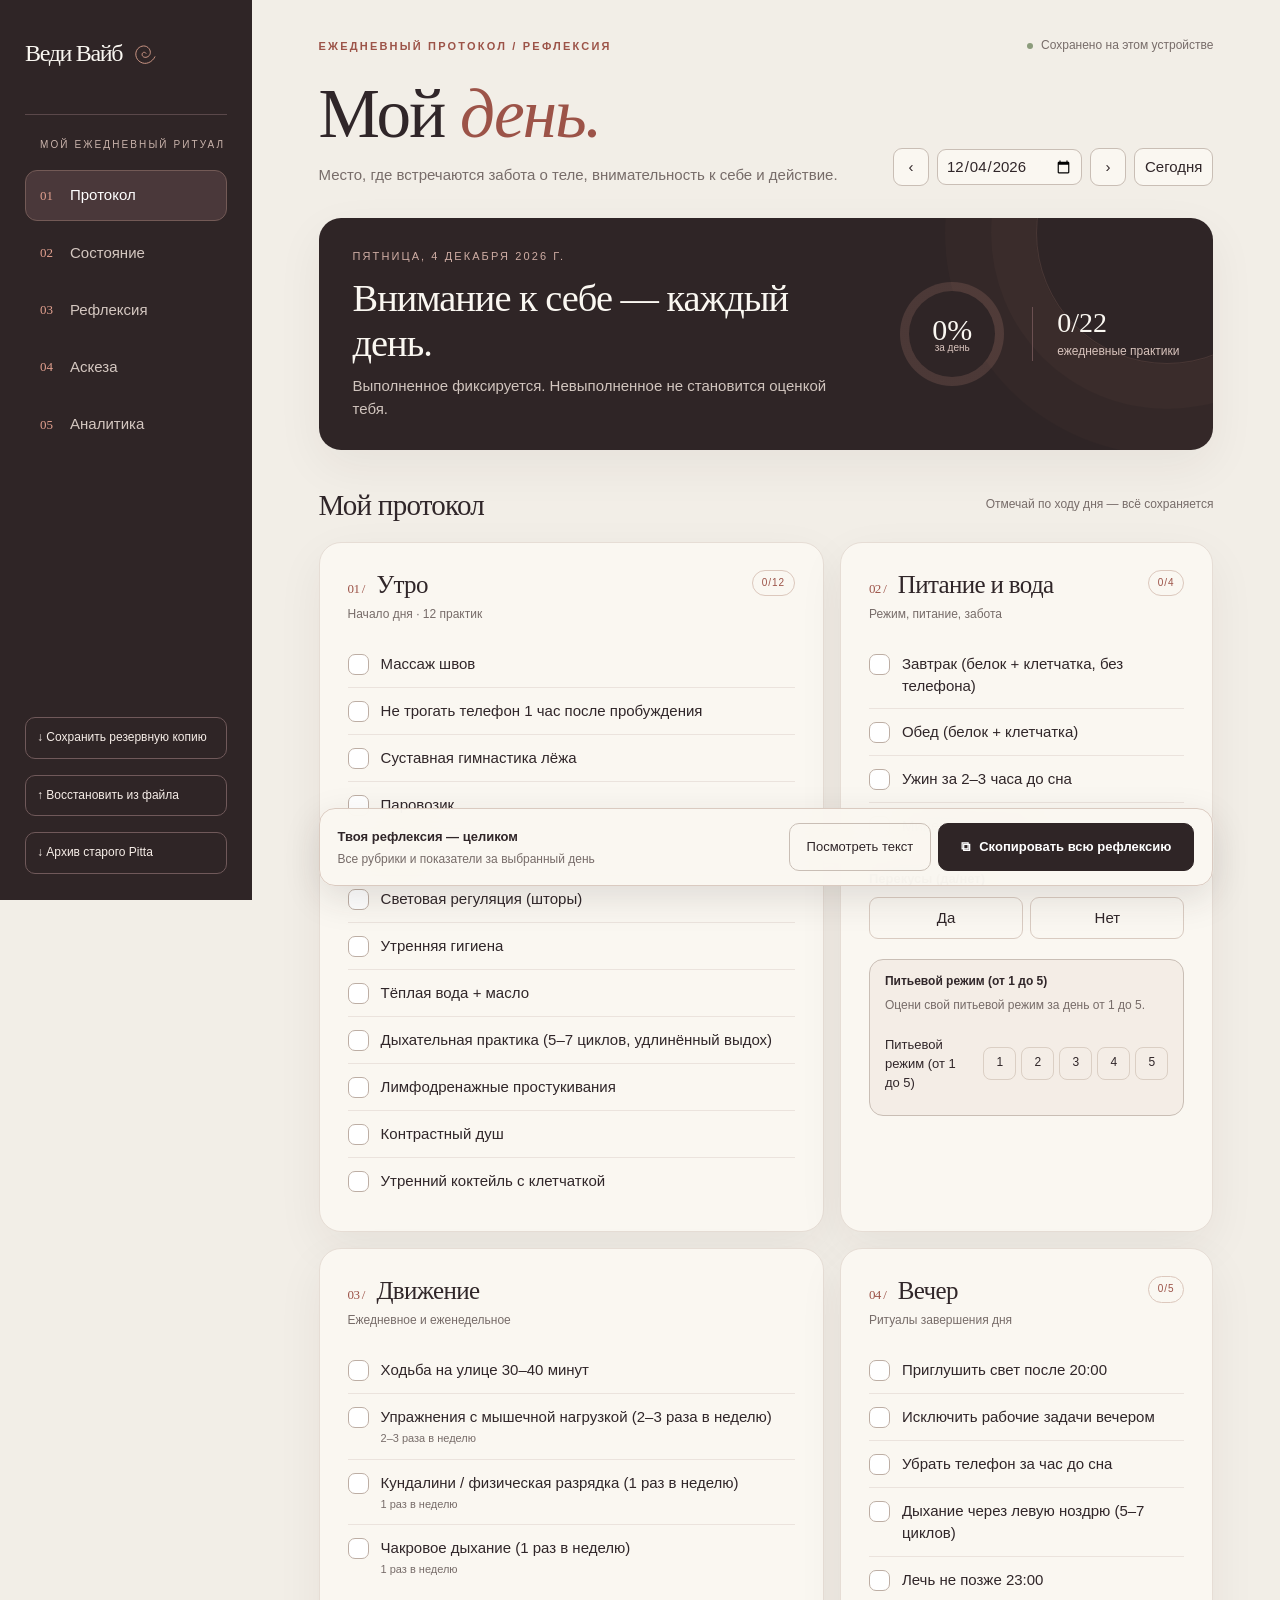
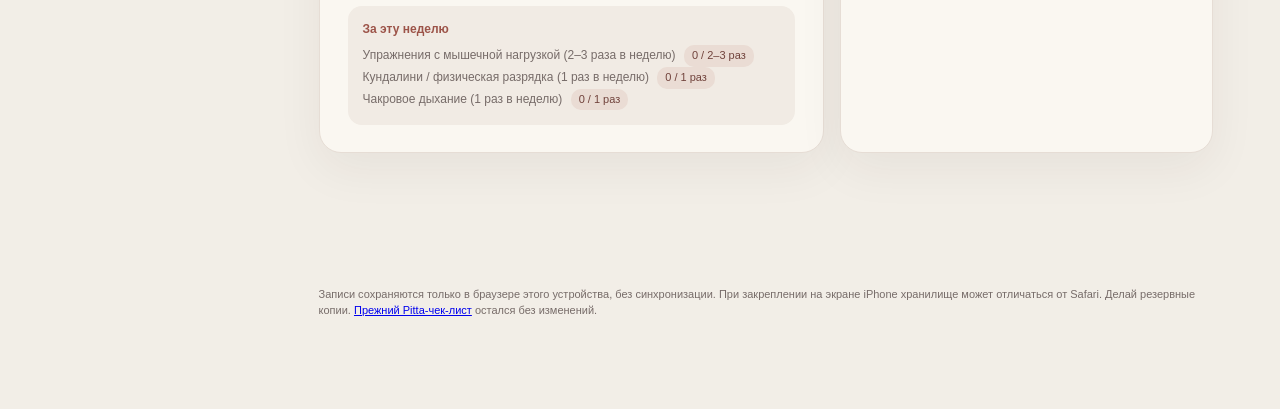
<file: moy-den/index.html>
<!doctype html>
<html lang="ru">
<head>
<meta charset="utf-8"><meta name="viewport" content="width=device-width,initial-scale=1,viewport-fit=cover">
<meta name="theme-color" content="#2F2526"><meta name="description" content="Личный протокол и ежедневная рефлексия — Веди Вайб">
<title>Мой день · Веди Вайб</title>
<meta name="application-name" content="Мой день">
<meta name="apple-mobile-web-app-capable" content="yes">
<meta name="apple-mobile-web-app-status-bar-style" content="default">
<meta name="apple-mobile-web-app-title" content="Мой день">
<link rel="icon" type="image/png" sizes="192x192" href="./icon-192.png?v=20261018-light-approved">
<link rel="apple-touch-icon" sizes="180x180" href="./apple-touch-icon.png?v=20261018-light-approved">
<link rel="manifest" href="./manifest.webmanifest?v=20261018-light-approved">
<link rel="stylesheet" href="./analytics.css">
<style>
.mobile-data-actions{display:none}
@media(max-width:820px){.mobile-data-actions{display:flex;flex-wrap:wrap;gap:7px;margin:25px 0 10px}.mobile-data-actions button{background:#FAF7F1;border:1px solid #C9BEB5;color:#302629;border-radius:10px;padding:9px 11px;font-size:11px}}
:root{--wine:#2F2526;--paper:#F2EEE7;--cream:#FAF7F1;--ink:#302629;--line:#C9BEB5;--muted:#776C69;--coral:#D87967;--rose:#E2A08F;--darkrose:#9C5348;--lightline:#E7DED6;--radius:22px;--shadow:0 16px 48px rgba(47,37,38,.06)}
*{box-sizing:border-box}html{scroll-behavior:smooth}body{margin:0;background:var(--paper);color:var(--ink);font-family:"Segoe UI",Arial,sans-serif;font-size:15px;line-height:1.48}button,input,textarea{font:inherit}button{cursor:pointer}button:focus-visible,input:focus-visible,textarea:focus-visible{outline:3px solid #D87967;outline-offset:3px}button:disabled{cursor:not-allowed;opacity:.45}
.app{display:grid;grid-template-columns:252px minmax(0,1fr);min-height:100vh}.sidebar{background:var(--wine);color:var(--cream);padding:36px 25px 26px;display:flex;flex-direction:column;min-height:100vh;position:sticky;top:0;height:100vh}.brand{display:flex;align-items:center;gap:12px;text-decoration:none;color:inherit}.brand-symbol{width:38px;height:38px;border:1px solid rgba(226,160,143,.45);border-radius:50%;display:grid;place-items:center;font-family:Georgia,serif;font-size:28px;color:var(--rose);line-height:1}.brand-text{font-family:Georgia,serif;letter-spacing:.1em;font-size:21px}.brand-caption{font-size:10px;text-transform:uppercase;letter-spacing:.19em;color:#C5B8B1;margin-top:3px}.side-divider{height:1px;background:#5A484A;margin:42px 0 23px}.side-label{font-size:10px;text-transform:uppercase;letter-spacing:.21em;color:#C9B3AB;margin:0 0 18px 15px}.nav{display:grid;gap:7px}.nav button{color:#D4C7C0;background:transparent;border:1px solid transparent;border-radius:12px;padding:13px 14px;text-align:left;display:flex;align-items:center;gap:12px;transition:.2s}.nav button:hover{background:rgba(255,255,255,.06)}.nav button.active{background:#4A383A;color:white;border-color:#735A56}.nav-index{font-family:Georgia,serif;color:var(--rose);font-size:13px;width:18px}.side-bottom{margin-top:auto}.side-lineart{height:175px;position:relative;overflow:hidden;opacity:.9}.side-lineart svg{position:absolute;left:0;bottom:0;width:100%;height:170px}.side-note{font:italic 19px/1.4 Georgia,serif;color:#E8D9D0;margin:16px 0 12px}.side-foot{font-size:11px;color:#AD9A94;line-height:1.6}.side-btn{border:1px solid #70595A;color:#F7EEE8;background:transparent;padding:11px;border-radius:10px;width:100%;margin-top:16px;text-align:left;font-size:12px}.side-btn:hover{background:#49383A}
.content{min-width:0;padding:37px clamp(22px,5.2vw,78px) 80px}.container{max-width:1140px;margin:auto}.topline{display:flex;justify-content:space-between;align-items:center;gap:15px}.eyebrow{font-size:11px;text-transform:uppercase;letter-spacing:.2em;color:var(--darkrose);font-weight:650}.topright{display:flex;gap:8px;align-items:center;font-size:12px;color:var(--muted)}.topright .dot{height:6px;width:6px;background:#8C9C7C;border-radius:50%}h1,h2,h3{font-family:Georgia,"Times New Roman",serif;font-weight:400;letter-spacing:-.026em}h1{font-size:clamp(44px,5.4vw,76px);line-height:1.06;margin:22px 0 14px}h1 em{font-weight:400;font-style:italic;color:var(--darkrose)}.subtitle{color:var(--muted);font-size:15px;margin:0;max-width:670px}.date-control{display:flex;gap:8px;align-items:center;flex-wrap:wrap}.small-btn{border:1px solid var(--line);color:var(--ink);background:var(--cream);min-width:36px;min-height:36px;border-radius:9px;padding:7px 10px}.small-btn:hover{border-color:var(--darkrose)}.date-input{background:var(--cream);border:1px solid var(--line);border-radius:9px;padding:7px 8px;height:36px;color:var(--ink);width:145px}.head-flex{display:flex;justify-content:space-between;align-items:flex-end;gap:22px;margin-bottom:32px}
.hero{background:var(--wine);color:var(--cream);border-radius:var(--radius);padding:30px 34px;display:flex;justify-content:space-between;align-items:center;gap:30px;position:relative;overflow:hidden;box-shadow:var(--shadow)}.hero:after{content:"";position:absolute;height:260px;width:260px;border:1px solid rgba(226,160,143,.14);border-radius:50%;right:-85px;top:-116px;box-shadow:0 0 0 45px rgba(226,160,143,.027),0 0 0 91px rgba(226,160,143,.025);pointer-events:none}.hero small{display:block;color:#CFADA4;font-size:11px;text-transform:uppercase;letter-spacing:.19em;margin-bottom:12px}.hero h2{font-size:clamp(26px,3vw,40px);margin:0 0 9px;line-height:1.17;max-width:480px}.hero p{margin:0;color:#D1C5BE;max-width:490px}.hero-stats{display:flex;align-items:center;gap:28px;position:relative;z-index:1;flex-shrink:0}.ring{width:104px;height:104px;border-radius:50%;display:grid;place-items:center;background:conic-gradient(var(--rose) 0deg,rgba(226,160,143,.16) 0);position:relative}.ring:before{content:"";width:86px;height:86px;position:absolute;background:var(--wine);border-radius:50%}.ring-value{position:relative;font:30px Georgia,serif}.ring-caption{position:relative;display:block;font-size:10px;color:#D8C3BC;margin-top:-6px;text-align:center}.hero-mini{border-left:1px solid #6B5051;padding-left:24px;min-width:100px}.hero-mini strong{display:block;font:28px Georgia,serif;color:var(--cream)}.hero-mini span{font-size:12px;color:#D8C3BC}
.tabs-mobile{display:none}.section-title{display:flex;align-items:center;justify-content:space-between;gap:12px;margin:34px 0 15px}.section-title h2{font-size:29px;margin:0}.section-title p{font-size:12px;color:var(--muted);margin:0;text-align:right}.grid{display:grid;grid-template-columns:minmax(0,1.15fr) minmax(0,.85fr);gap:16px}.card{background:var(--cream);border:1px solid #E6DDD5;border-radius:var(--radius);padding:27px 28px;box-shadow:var(--shadow);min-width:0}.card-header{display:flex;align-items:flex-start;justify-content:space-between;gap:10px;margin:0 0 17px}.card-header h3{margin:0;font-size:25px;line-height:1.18}.card-sub{margin:7px 0 0;color:var(--muted);font-size:12px}.microtag{font-size:10px;letter-spacing:.09em;text-transform:uppercase;color:var(--darkrose);border:1px solid #DCC8BD;border-radius:20px;padding:5px 9px;white-space:nowrap}.checklist{display:grid;gap:0}.checkrow{display:flex;align-items:flex-start;gap:12px;border-top:1px solid #EBE3DD;padding:12px 0;cursor:pointer}.checkrow:first-child{border-top:none}.checkrow input{appearance:none;flex:0 0 21px;width:21px;height:21px;border:1.5px solid #BDAEA4;border-radius:7px;margin:1px 0 0;background:#fff;position:relative;cursor:pointer}.checkrow input:checked{background:var(--darkrose);border-color:var(--darkrose)}.checkrow input:checked:after{content:"";position:absolute;left:6px;top:2px;width:6px;height:11px;border:solid #fff;border-width:0 2px 2px 0;transform:rotate(45deg)}.checkrow .label{line-height:1.45}.checkrow input:checked~.label{color:var(--muted)}.check-meta{font-size:11px;color:var(--muted);display:block;margin-top:3px}.weekly-box{margin-top:16px;padding:15px;background:#F1EBE4;border-radius:14px}.weekly-head{font-size:12px;color:var(--darkrose);font-weight:650;margin-bottom:6px}.weekly-row{font-size:12px;color:var(--muted);line-height:1.8}.chip{display:inline-block;background:#EADCD4;color:#70423B;border-radius:10px;padding:1px 8px;font-size:11px;margin-left:5px}
.scale-wrap{display:grid;gap:13px}.field-label{display:block;font-size:13px;font-weight:600;color:var(--ink);margin-bottom:8px}.scale-row{display:flex;align-items:center;justify-content:space-between;gap:12px;padding:10px 0;border-top:1px solid #EBE3DD}.scale-row:first-child{border-top:none}.scale-row .field-label{margin:0;max-width:53%;font-weight:500}.score-buttons{display:flex;gap:5px}.score-buttons button{height:33px;width:33px;border:1px solid #DBCFC4;border-radius:8px;background:transparent;color:var(--ink);font-size:12px}.score-buttons button.selected{background:var(--wine);color:#fff;border-color:var(--wine)}.score-buttons button:hover{border-color:var(--darkrose)}.time-pair{display:grid;grid-template-columns:1fr 1fr;gap:12px;margin-bottom:16px}.time-pair input{width:100%;height:43px;border:1px solid #D9CBC1;background:#FFFCF8;border-radius:10px;padding:8px 12px;color:var(--ink)}.yesno{display:flex;gap:7px}.yesno button{flex:1;border:1px solid #D9CBC1;background:transparent;border-radius:9px;padding:9px;color:var(--ink)}.yesno button.selected{background:var(--wine);color:white}.note{font-size:12px;color:var(--muted);line-height:1.5}.field{margin-bottom:22px}.field:last-child{margin-bottom:0}.field textarea{display:block;width:100%;min-height:108px;resize:vertical;border:1px solid #DBCEC4;background:#FFFCF8;border-radius:12px;padding:13px 14px;color:var(--ink);font-size:14px;line-height:1.55}.field textarea::placeholder{color:#A69A92}.field .hint{font-size:11px;color:var(--muted);margin-top:6px}.field.small textarea{min-height:78px}.statement{border-left:2px solid #C78878;padding-left:17px;margin:14px 0 20px;color:var(--muted);font:italic 17px/1.45 Georgia,serif}.metric-grid{display:grid;grid-template-columns:1fr 1fr;gap:18px}.metric-label{font-size:12px;font-weight:600;margin:0 0 7px}.bigcard{margin-top:16px}.ref-grid{display:grid;grid-template-columns:1fr 1fr;gap:16px}.chapter-no{font:13px Georgia,serif;color:var(--darkrose);margin-right:6px}.aside-state{border:1px solid var(--line);background:#F4EDE6;border-radius:14px;padding:13px 15px;font-size:12px;color:var(--muted);margin-top:20px}.aside-state strong{color:var(--ink)}
.ask-grid{display:grid;grid-template-columns:1fr 1fr;gap:16px}.ask-count{display:flex;align-items:baseline;gap:9px;margin:10px 0 3px}.ask-count strong{font:44px Georgia,serif;letter-spacing:-.04em}.ask-count small{color:var(--muted)}.progress-line{height:7px;border-radius:100px;background:#EADDD3;overflow:hidden;margin:13px 0}.progress-line span{display:block;width:0;height:100%;background:var(--darkrose);border-radius:inherit;transition:width .25s}.ask-row{display:grid;grid-template-columns:1fr auto;align-items:center;gap:11px;padding:13px 0;border-top:1px solid #EAE0D8}.ask-row strong{font-size:13px;font-weight:600}.ask-row span{display:block;font-size:11px;color:var(--muted);margin-top:3px}.ask-row .checkrow{border:0;padding:0;margin:0}.ask-row .checkrow .label{display:none}.ask-row .checkrow input{width:24px;height:24px;flex-basis:24px}.ask-row .checkrow input:checked:after{left:7px;top:3px}.ask-text{margin-top:8px}.ask-text textarea{min-height:75px}.ascesis-outside{font-size:12px;background:#EEE4DC;padding:14px 16px;border-radius:10px;color:#6A5049}
.footer-action{position:sticky;bottom:14px;z-index:5;margin-top:30px;background:rgba(250,247,241,.95);backdrop-filter:blur(18px);border:1px solid #DACAC0;border-radius:16px;padding:14px 18px;box-shadow:0 12px 36px rgba(47,37,38,.13);display:flex;gap:18px;align-items:center;justify-content:space-between}.footer-action strong{font-size:13px}.footer-action small{display:block;font-size:12px;color:var(--muted);margin-top:3px}.primary{background:var(--wine);border:1px solid var(--wine);color:#fff;border-radius:10px;padding:13px 22px;font-size:13px;font-weight:600;display:inline-flex;align-items:center;justify-content:center;gap:9px}.primary:hover{background:#4F3639}.secondary{background:transparent;border:1px solid var(--line);color:var(--ink);border-radius:10px;padding:12px 17px;font-size:13px}.action-buttons{display:flex;gap:7px}.page{display:none}.page.active{display:block;animation:appear .2s ease}@keyframes appear{from{opacity:.6;transform:translateY(6px)}to{opacity:1;transform:none}}.footnote{font-size:11px;color:var(--muted);margin-top:25px}.toaster{position:fixed;right:22px;bottom:100px;background:var(--wine);color:#fff;padding:12px 17px;border-radius:10px;z-index:50;box-shadow:var(--shadow);font-size:13px;opacity:0;pointer-events:none;transform:translateY(8px);transition:.2s}.toaster.show{opacity:1;transform:none}.modal-backdrop{position:fixed;inset:0;background:rgba(20,12,15,.6);display:none;align-items:center;justify-content:center;z-index:30;padding:15px}.modal-backdrop.open{display:flex}.modal{background:var(--cream);border-radius:18px;padding:25px;max-width:700px;width:100%;max-height:94vh;display:flex;flex-direction:column}.modal h2{font-size:27px;margin:0 0 7px}.modal p{font-size:12px;color:var(--muted);margin:0 0 13px}.modal textarea{width:100%;height:min(60vh,590px);resize:vertical;border:1px solid var(--line);border-radius:12px;background:#fff;padding:15px;font-size:13px;line-height:1.55}.modal-actions{display:flex;justify-content:flex-end;gap:9px;margin-top:13px}.mobile-brand{display:none}
@media(max-width:1100px){.app{grid-template-columns:206px minmax(0,1fr)}.sidebar{padding:28px 17px}.content{padding:32px 30px 85px}.grid{grid-template-columns:1fr 1fr}.card{padding:24px 20px}.hero-stats{gap:15px}.hero-mini{padding-left:15px}}
@media(max-width:820px){.app{display:block}.sidebar{display:none}.mobile-brand{display:flex;align-items:center;gap:9px;padding:15px 20px;background:var(--wine);color:#fff}.mobile-brand .brand-symbol{width:30px;height:30px;font-size:21px}.mobile-brand .brand-text{font-size:19px}.content{padding:24px 17px 100px}.container{max-width:650px}.tabs-mobile{position:sticky;top:0;z-index:10;display:flex;gap:5px;padding:10px 16px;background:rgba(242,238,231,.96);backdrop-filter:blur(15px);overflow:auto;scrollbar-width:none;border-bottom:1px solid #E1D5C9}.tabs-mobile button{border:0;background:transparent;padding:11px 14px;color:#6C5D5A;white-space:nowrap;border-radius:10px;font-size:12px}.tabs-mobile button.active{color:white;background:var(--wine)}.topline{margin-top:2px}.grid,.ref-grid,.ask-grid{grid-template-columns:1fr}.head-flex{align-items:flex-start;flex-direction:column;margin-bottom:24px;gap:15px}.head-flex h1{margin-top:11px}.hero{padding:26px;align-items:flex-start;flex-direction:column;gap:22px}.hero-stats{width:100%;justify-content:space-between}.section-title{margin-top:30px}.section-title h2{font-size:26px}.footer-action{bottom:9px;padding:11px 12px}.footer-action>div:first-child{display:none}.primary{padding:13px 15px}.secondary{padding:12px 11px}.action-buttons{width:100%}.action-buttons button:last-child{flex:1}.hero-mini{margin-left:auto}.card{padding:22px}.mobile-hidden{display:none}}
@media(max-width:380px){.score-buttons{gap:3px}.score-buttons button{width:29px;height:32px}.scale-row .field-label{font-size:12px;max-width:46%}.section-title p{max-width:150px}.card{padding:20px 16px}}

/* Identity transferred from current accepted Vedi Vibe site; replace placeholder Latin "V" mark. */
.brand-symbol{width:28px;height:28px;border:0;border-radius:0;display:block;flex:none;color:#DBA18E;line-height:normal}
.brand-text{font-family:Georgia,"Times New Roman",serif;font-size:24px;font-weight:400;letter-spacing:-.055em;text-transform:none}
.mobile-brand{justify-content:flex-start;gap:9px}
.mobile-brand .brand-symbol{width:23px;height:23px;color:#DBA18E}
.mobile-brand .brand-text{font-size:21px}
.sidebar .brand{justify-content:flex-start;gap:10px}
@media(max-width:820px){.mobile-brand .brand-symbol{font-size:initial}}
.state-sleep-card{grid-column:1/-1}
</style>
</head>
<body>
<div class="mobile-brand"><span class="brand-text">Веди Вайб</span><svg class="brand-symbol" viewBox="0 0 110 110" aria-hidden="true"><path d="M55 52 C50 45 41 48 40 55 C38 64 48 71 59 67 C73 62 76 46 67 34 C56 19 35 21 23 34 C9 50 14 75 32 86 C54 100 80 87 90 66" fill="none" stroke="currentColor" stroke-width="3.5" stroke-linecap="round" stroke-linejoin="round"/></svg></div>
<div class="tabs-mobile" id="mobileNav"></div>
<div class="app"><aside class="sidebar">
<a class="brand" href="#" aria-label="Веди Вайб: мой день"><span class="brand-text">Веди Вайб</span><svg class="brand-symbol" viewBox="0 0 110 110" aria-hidden="true"><path d="M55 52 C50 45 41 48 40 55 C38 64 48 71 59 67 C73 62 76 46 67 34 C56 19 35 21 23 34 C9 50 14 75 32 86 C54 100 80 87 90 66" fill="none" stroke="currentColor" stroke-width="3.5" stroke-linecap="round" stroke-linejoin="round"/></svg></a>
<div class="side-divider"></div><div class="side-label">Мой ежедневный ритуал</div><nav class="nav" id="desktopNav"></nav>
<div class="side-bottom"><button class="side-btn" id="backupBtn">↓ Сохранить резервную копию</button><button class="side-btn" id="restoreBtn">↑ Восстановить из файла</button><button class="side-btn" id="legacyBtn">↓ Архив старого Pitta</button><input id="restoreFile" type="file" accept=".json,application/json" hidden></div>
</aside>
<main class="content"><div class="container">
<div class="topline"><span class="eyebrow">Ежедневный протокол / рефлексия</span><span class="topright"><span class="dot"></span><span id="saveStatus">Сохранено на этом устройстве</span></span></div>
<div class="head-flex"><div><h1>Мой <em>день.</em></h1><p class="subtitle">Место, где встречаются забота о теле, внимательность к себе и действие.</p></div><div class="date-control"><button class="small-btn" id="prevDay" title="Предыдущий день">‹</button><input class="date-input" type="date" id="selectedDate" aria-label="Дата записи"><button class="small-btn" id="nextDay" title="Следующий день">›</button><button class="small-btn" id="todayBtn">Сегодня</button></div></div>
<div class="hero"><div><small id="dateEyebrow">Мой день</small><h2 id="heroHeading">Сегодня начинается с внимания.</h2><p id="heroCaption">Выполненное фиксируется. Невыполненное не становится оценкой тебя.</p></div><div class="hero-stats"><div class="ring" id="progressRing"><div><div class="ring-value" id="progressPercent">0%</div><span class="ring-caption">за день</span></div></div><div class="hero-mini"><strong id="dailyDone">0/20</strong><span>ежедневные практики</span></div></div></div>

<section class="page active" id="page-protocol" aria-label="Мой протокол"><div class="section-title"><h2>Мой протокол</h2><p>Отмечай по ходу дня — всё сохраняется</p></div><div class="grid"><div class="card"><div class="card-header"><div><h3><span class="chapter-no">01 /</span> Утро</h3><p class="card-sub"><span id="morningCountLabel">Начало дня · 10 практик</span></p></div><span class="microtag" id="morningStat">0/10</span></div><div class="checklist" id="morningList"></div></div><div class="card"><div class="card-header"><div><h3><span class="chapter-no">02 /</span> Питание и вода</h3><p class="card-sub">Режим, питание, забота</p></div><span class="microtag" id="foodStat">0/4</span></div><div class="checklist" id="foodList"></div><div class="field-label" style="margin-top:20px">Перекусы (да/нет)</div><div class="yesno" id="snacksChoice"></div><div class="aside-state"><strong>Питьевой режим (от 1 до 5)</strong><p class="note" style="margin:5px 0 11px">Оцени свой питьевой режим за день от 1 до 5.</p><div id="waterInProtocol"></div></div></div><div class="card"><div class="card-header"><div><h3><span class="chapter-no">03 /</span> Движение</h3><p class="card-sub">Ежедневное и еженедельное</p></div></div><div class="checklist" id="moveList"></div><div class="weekly-box" id="weeklyStatus"></div></div><div class="card"><div class="card-header"><div><h3><span class="chapter-no">04 /</span> Вечер</h3><p class="card-sub">Ритуалы завершения дня</p></div><span class="microtag" id="eveningStat">0/5</span></div><div class="checklist" id="eveningList"></div></div></div></section>

<section class="page" id="page-state" aria-label="Состояние и дневник состояния"><div class="section-title"><h2>Состояние</h2><p>Сон, энергия и наблюдения</p></div><div class="grid"><div class="card state-sleep-card"><div class="card-header"><div><h3>Сон и энергия</h3><p class="card-sub">Показатели за выбранный день</p></div></div><div class="time-pair"><label><span class="field-label">Время отхода ко сну</span><input type="time" data-bind="sleepAt"></label><label><span class="field-label">Время пробуждения</span><input type="time" data-bind="wakeAt"></label></div><div id="sleepScales"></div></div></div><div class="section-title"><h2>ДНЕВНИК СОСТОЯНИЯ</h2><p>Показатели и личные заметки</p></div><div class="grid"><div class="card"><div class="card-header"><div><h3>Как я себя чувствую</h3></div></div><div id="generalStateScales"></div><div class="aside-state"><strong>Самодостаточность ↔ Опора</strong><br>1 — держала всё сама, через силу; 3 — смешанное состояние; 5 — позволила себе принять поддержку.</div></div><div class="card"><div class="card-header"><div><h3>Заметки</h3><p class="card-sub">Что важное / инсайт / состояние</p></div></div><div class="field"><textarea data-bind="notes" placeholder="Запиши то, что важно сохранить..."></textarea></div></div></div></section>

<section class="page" id="page-reflection" aria-label="Рефлексия"><div class="section-title"><h2>Рефлексия</h2><p>Чувства, действия, благодарности и вопросы для размышления</p></div><div class="ref-grid"><div class="card"><div class="card-header"><div><h3>Чувства</h3></div></div><div class="field small"><label class="field-label" for="feel1">что чувствовал в течении дня:</label><textarea id="feel1" data-bind="feelDay" placeholder="..."></textarea></div><div class="field small"><label class="field-label" for="feel2">яркие эмоции -</label><textarea id="feel2" data-bind="feelBright" placeholder="..."></textarea></div><div class="field small"><label class="field-label" for="feel3">Подавила -</label><textarea id="feel3" data-bind="feelSuppressed" placeholder="..."></textarea></div></div><div class="card"><div class="card-header"><div><h3>Действия</h3></div></div><div class="field"><label class="field-label" for="action1">операционные действия:</label><textarea id="action1" data-bind="actionOps" placeholder="..."></textarea></div><div class="field"><label class="field-label" for="action2">Системные действия:</label><textarea id="action2" data-bind="actionSys" placeholder="..."></textarea></div><div class="field"><label class="field-label" for="gratitude">Благодарности</label><textarea id="gratitude" data-bind="gratitude" placeholder="..."></textarea></div></div></div><div class="section-title"><h2>Лабораторный протокол</h2><p id="labSubtitle">Формулировки из исходного документа</p></div><div class="grid"><div class="card"><div class="field"><label class="field-label" data-lab-label="lab1">Что я на самом деле хочу?</label><textarea data-bind="lab1" placeholder="..."></textarea></div><div class="field"><label class="field-label" data-lab-label="lab2">Где сегодня я была самостоятельной и осталась в связи? Что существовало между нами помимо нужды и пользы?</label><textarea data-bind="lab2" placeholder="Контакт с собой тоже можно описать..."></textarea></div></div><div class="card"><div class="field"><label class="field-label" data-lab-label="lab3">Какое доказательство новой связи я получила?</label><textarea data-bind="lab3" placeholder="..."></textarea></div><div class="field"><label class="field-label" data-lab-label="lab4">Где сегодня я почувствовала, что жизнь поддерживает меня и мне не нужно всё создавать и удерживать одной?</label><textarea data-bind="lab4" placeholder="..."></textarea></div></div></div></section>

<section class="page" id="page-ascesis" aria-label="Аскезы — текущие и завершённые"><div class="section-title"><h2>Аскеза</h2><p>Текущие и завершённые практики</p></div><div class="ask-grid"><div class="card"><div class="card-header"><div><h3>Подъём до 9:00 и дыхание капалапхати</h3><p class="card-sub">19.11.2026–02.01.2027 · 45 календарных дней</p></div></div><div class="ask-count"><strong id="newAscesisDay">1/45</strong><small id="newAscesisCaption">день аскезы</small></div><div class="progress-line"><span id="newAscesisLine"></span></div><div class="note" id="newAscesisCompleted">Полностью выполнено: 0 из 45 дней</div><div class="ask-row"><div><strong>Подъём до 9:00</strong><span>Отметь, если встала не позже 09:00</span></div><label class="checkrow"><input type="checkbox" data-new-asc="riseBy9" aria-label="Подъём до 9:00 выполнен"><span class="label"></span></label></div><div class="ask-row"><div><strong>Дыхание капалапхати</strong><span>В начале дня</span></div><label class="checkrow"><input type="checkbox" data-new-asc="kapalabhati" aria-label="Дыхание капалапхати выполнено в начале дня"><span class="label"></span></label></div><p class="note">День засчитывается только при двух выполненных практиках.</p></div><div class="card"><div class="card-header"><div><h3>Завершённые · Мантра ЛЯМ 108 раз</h3><p class="card-sub">Начало 05.09.2026 · цель 45 выполнений</p></div></div><div class="ask-count"><strong id="mantraCounter">45</strong><small>из 45 выполнений</small></div><div class="progress-line"><span id="mantraLine"></span></div><div class="note" id="mantraExplanation"></div><div class="aside-state">35 исторических выполнений учтены как исходная величина. Личные отметки по датам сохранены в истории.</div></div></div></section>

<section class="page" id="page-analytics" aria-label="Аналитика состояния и практик">
  <div class="section-title"><h2>Аналитика</h2><p>Динамика состояния и закономерности</p></div>
  <div class="a-date-control"><label for="aAnalysisDate">Данные по дату</label><input type="date" id="aAnalysisDate" aria-label="Дата окончания периода аналитики"><button id="aAnalysisToday" type="button">Сегодня</button></div>
  <div class="a-period" role="group" aria-label="Период аналитики">
    <button type="button" data-analytics-range="7" class="selected" aria-pressed="true">7 дней</button>
    <button type="button" data-analytics-range="14" aria-pressed="false">14 дней</button>
    <button type="button" data-analytics-range="30" aria-pressed="false">30 дней</button>
  </div>
  <p class="a-period-label" id="aPeriodLabel"></p>
  <div class="a-summary" id="aSummary" aria-live="polite"></div>
  <section class="a-card" aria-label="Динамика состояния">
    <header><h3>Динамика состояния</h3><p>Энергия, тревога и ощущение опоры · шкала 1–5</p></header>
    <div class="a-legend" aria-label="Цвета графиков"><span><b class="energy"></b> Энергия</span><span><b class="anxiety"></b> Тревога</span><span><b class="support"></b> Опора</span></div>
    <div id="aChart" class="a-chart" role="img" aria-label="Графики энергии, тревоги и опоры по дням"></div>
    <div class="a-metrics" id="aExtra"></div>
  </section>
  <section class="a-card" aria-label="Практики и состояние">
    <header><h3>Практики и состояние</h3><p>Отмеченные практики за завершённые дни</p></header>
    <div id="aPractices"></div>
    <p class="a-note" id="aTodayNote"></p>
    <div id="aWeekly"></div>
    <p class="a-note">Незаполненный день не считается невыполнением. Еженедельные практики подсчитываются отдельно.</p>
  </section>
  <div class="a-pair">
    <section class="a-card" aria-label="Закономерности">
      <header><h3>Закономерности</h3><p>Наблюдения по сопоставимым дням</p></header>
      <div id="aInsights"></div>
      <p class="a-micro">Совпадение показателей не доказывает причину. Выводы появляются только при достаточном числе сравнимых записей.</p>
    </section>
    <section class="a-card" aria-label="Аскезы">
      <header><h3>Аскезы</h3><p>Прогресс по личным отметкам</p></header>
      <div id="aAscesis"></div>
    </section>
  </div>
  <p class="a-note">Показатели берутся только из «Моего дня» в этом браузере. Голосовые сообщения, текст рефлексий и внешние сервисы не используются.</p>
</section>

<div class="mobile-data-actions"><button type="button" id="backupMobile">↓ Скачать резервную копию</button><button type="button" id="restoreMobile">↑ Восстановить из файла</button><button type="button" id="legacyMobile">↓ Архив старого Pitta</button></div>
<div class="footer-action"><div><strong>Твоя рефлексия — целиком</strong><small>Все рубрики и показатели за выбранный день</small></div><div class="action-buttons"><button class="secondary" id="previewExport">Посмотреть текст</button><button class="primary" id="copyAll"><span>⧉</span> Скопировать всю рефлексию</button></div></div><p class="footnote">Записи сохраняются только в браузере этого устройства, без синхронизации. При закреплении на экране iPhone хранилище может отличаться от Safari. Делай резервные копии. <a href="../" rel="noopener">Прежний Pitta-чек-лист</a> остался без изменений.</p>
</div></main></div>
<div class="modal-backdrop" id="modalBackdrop" role="dialog" aria-modal="true" aria-label="Текст рефлексии"><div class="modal"><h2>Запись для Telegram</h2><p>Полный текст — можешь убрать лишнее прямо здесь перед копированием.</p><textarea id="exportText" aria-label="Текст рефлексии"></textarea><div class="modal-actions"><button class="secondary" id="closeModal">Закрыть</button><button class="primary" id="copyFromModal">Скопировать текст</button></div></div></div>
<div class="toaster" id="toaster" role="status"></div>
<script>
(function(){'use strict';
const KEY='vedi-vibe-daily-preview-v1'; // Published release retains the approved preview data schema.
const CATS={morning:[
['massage','Массаж швов'],['noPhoneAM','Не трогать телефон 1 час после пробуждения'],['joints','Суставная гимнастика лёжа'],['parovozik','Паровозик'],['krugi','Круги'],['curtains','Световая регуляция (шторы)'],['hygiene','Утренняя гигиена'],['oilWater','Тёплая вода + масло'],['breathAM','Дыхательная практика (5–7 циклов, удлинённый выдох)'],['tapping','Лимфодренажные простукивания'],['contrast','Контрастный душ'],['cocktail','Утренний коктейль с клетчаткой']],
food:[['breakfast','Завтрак (белок + клетчатка, без телефона)'],['lunch','Обед (белок + клетчатка)'],['dinner','Ужин за 2–3 часа до сна'],['mineral','Минеральная вода']],
move:[['walk','Ходьба на улице 30–40 минут'],['strength','Упражнения с мышечной нагрузкой (2–3 раза в неделю)','2–3 раза в неделю'],['kundalini','Кундалини / физическая разрядка (1 раз в неделю)','1 раз в неделю'],['chakra','Чакровое дыхание (1 раз в неделю)','1 раз в неделю']],
evening:[['dim','Приглушить свет после 20:00'],['noWork','Исключить рабочие задачи вечером'],['noPhonePM','Убрать телефон за час до сна'],['leftBreath','Дыхание через левую ноздрю (5–7 циклов)'],['bed23','Лечь не позже 23:00']]};
const weekly=['strength','kundalini','chakra'];
const NEW_ASC_START='2026-11-19',NEW_ASC_END='2027-01-02',NEW_ASC_TOTAL=45;
const dailyTasks=[...CATS.morning,...CATS.food,CATS.move[0],...CATS.evening];
// New morning practices begin on 2026-10-18. Old days retain their historical totals.
const NEW_MORNING_START='2026-10-18',NEW_MORNING_IDS=new Set(['parovozik','krugi']);
function applicableTasks(tasks,stamp,checks){return tasks.filter(([id])=>!NEW_MORNING_IDS.has(id)||stamp>=NEW_MORNING_START||checks?.[id]===true)}
const SCALES={sleepQuality:'Качество сна (от 1 до 5)',morningEnergy:'Уровень энергии утром (от 1 до 5)',anxiety:'Уровень тревоги в течение дня (от 1 до 5)',water:'Питьевой режим (от 1 до 5)',tension:'Напряжение',support:'Самодостаточность ↔ Опора'};

const REFLECT=[['feelDay','что чувствовал в течении дня:'],['feelBright','яркие эмоции -'],['feelSuppressed','Подавила -'],['actionOps','операционные действия:'],['actionSys','Системные действия:'],['gratitude','Благодарности'],['lab1','Что я на самом деле хочу?'],['lab2','Где сегодня я была самостоятельной и осталась в связи? Что существовало между нами помимо нужды и пользы?'],['lab3','Какое доказательство новой связи я получила?'],['lab4','Где сегодня я почувствовала, что жизнь поддерживает меня и мне не нужно всё создавать и удерживать одной?']];
const LAB_QUESTIONS_SINCE='2026-11-07';
const LAB_QUESTIONS_CURRENT=[["lab1","Моя настоящая потребность. Была ли сегодня ситуация, когда мне хотелось помощи, внимания или близости? Чего я действительно хотела — решения задачи, контакта или того и другого?"],["lab2","Прямой контакт. Удалось ли мне сегодня прямо выразить желание или предложить совместность, не создавая для этого нужду и не становясь незаменимой?"],["lab3","Новый опыт отношений. Где я оставалась самостоятельной, но сохраняла связь? Какой конкретный эпизод показал, что близость возможна не только через нужду и пользу?"],["lab4","Поддержка жизни. Где сегодня я почувствовала, что жизнь поддерживает меня и мне не нужно всё создавать и удерживать одной?"]];
function labQuestionsFor(stamp){return stamp>=LAB_QUESTIONS_SINCE?LAB_QUESTIONS_CURRENT:REFLECT.slice(6)}
function refreshLabQuestions(){const updated=date>=LAB_QUESTIONS_SINCE;labQuestionsFor(date).forEach(([id,label])=>{const target=document.querySelector(`[data-lab-label="${id}"]`);if(target)target.textContent=label;const field=document.querySelector(`[data-bind="${id}"]`);if(field)field.placeholder=updated?'Если такой ситуации не было, оставь поле пустым.':id==='lab2'?'Контакт с собой тоже можно описать...':'...'});$('labSubtitle').textContent=updated?'Вспомни конкретные эпизоды дня. Если подходящей ситуации не было — можно пропустить.':'Формулировки из исходного документа (историческая запись)'}
const PAGES=[['protocol','Протокол'],['state','Состояние'],['reflection','Рефлексия'],['ascesis','Аскеза'],['analytics','Аналитика']];
const $=id=>document.getElementById(id);
let db={version:1,records:{}};try{const old=JSON.parse(localStorage.getItem(KEY)||'null');if(old && old.records && typeof old.records==='object')db=old;}catch(e){}
const localYMD=date=>{const y=date.getFullYear();const m=String(date.getMonth()+1).padStart(2,'0');const d=String(date.getDate()).padStart(2,'0');return `${y}-${m}-${d}`};
let date=localYMD(new Date()),page='protocol',toastTimer;
const day=()=>{if(!db.records[date])db.records[date]={checks:{},fields:{},scores:{},ascesis:{},snacks:''};return db.records[date]};
const asDate=s=>new Date(s+'T12:00:00');
const dateDiff=(a,b)=>Math.round((asDate(b)-asDate(a))/86400000);
function newAscesisDayNumber(stamp){return Math.max(0,Math.min(NEW_ASC_TOTAL,dateDiff(NEW_ASC_START,stamp)+1))}
function newAscesisCompletedUntil(stamp){return Object.entries(db.records).filter(([d,r])=>d>=NEW_ASC_START&&d<=NEW_ASC_END&&d<=stamp&&r.ascesis?.riseBy9===true&&r.ascesis?.kapalabhati===true).length}
const escapeHTML=s=>String(s).replace(/[&<>"']/g,c=>({'&':'&amp;','<':'&lt;','>':'&gt;','"':'&quot;',"'":'&#39;'}[c]));
function save(){try{localStorage.setItem(KEY,JSON.stringify(db));$('saveStatus').textContent='Сохранено на этом устройстве';}catch(e){$('saveStatus').textContent='Не удалось сохранить — сделай копию';notify('Браузер не сохранил изменения')}}
function notify(msg){let t=$('toaster');t.textContent=msg;t.classList.add('show');clearTimeout(toastTimer);toastTimer=setTimeout(()=>t.classList.remove('show'),2800)}
function navInit(){for(const id of ['desktopNav','mobileNav']){const target=$(id);target.innerHTML=PAGES.map(([k,n],i)=>`<button type="button" data-page="${k}"><span class="${id==='desktopNav'?'nav-index':'mobile-hidden'}">0${i+1}</span>${n}</button>`).join('');target.addEventListener('click',ev=>{const b=ev.target.closest('[data-page]');if(b)goto(b.dataset.page)})}}
function goto(p){page=p;document.body.classList.toggle('analytics-active',p==='analytics');document.querySelectorAll('.page').forEach(el=>el.classList.toggle('active',el.id==='page-'+p));document.querySelectorAll('[data-page]').forEach(el=>{el.classList.toggle('active',el.dataset.page===p);el.setAttribute('aria-current',el.dataset.page===p?'page':'false')});window.scrollTo({top:0,behavior:'smooth'})}
function checklistHtml(cat){return CATS[cat].map(([id,label,period])=>`<label class="checkrow"><input type="checkbox" data-check="${id}"><span class="label">${escapeHTML(label)}${period?`<span class="check-meta">${escapeHTML(period)}</span>`:''}</span></label>`).join('')}
function scaleHtml(key){return `<div class="scale-row" data-scale="${key}"><span class="field-label">${escapeHTML(SCALES[key])}</span><div class="score-buttons" role="group" aria-label="${escapeHTML(SCALES[key])}">${[1,2,3,4,5].map(v=>`<button type="button" data-score="${key}" data-value="${v}" aria-pressed="false">${v}</button>`).join('')}</div></div>`}
function init(){navInit();for(let c of Object.keys(CATS))$(c+'List').innerHTML=checklistHtml(c);$('waterInProtocol').innerHTML=scaleHtml('water');$('sleepScales').innerHTML=scaleHtml('sleepQuality')+scaleHtml('morningEnergy')+scaleHtml('anxiety');$('generalStateScales').innerHTML=scaleHtml('tension')+scaleHtml('support');$('snacksChoice').innerHTML=['Да','Нет'].map(t=>`<button type="button" data-snacks="${t}">${t}</button>`).join('');
$('selectedDate').addEventListener('change',e=>{if(e.target.value){date=e.target.value;refresh()}});
$('prevDay').addEventListener('click',()=>shift(-1));$('nextDay').addEventListener('click',()=>shift(1));$('todayBtn').addEventListener('click',()=>{date=localYMD(new Date());refresh()});
document.addEventListener('input',e=>{const key=e.target.dataset.bind;if(!key)return;day().fields[key]=e.target.value;save()});
document.addEventListener('change',e=>{if(e.target.dataset.check){day().checks[e.target.dataset.check]=e.target.checked;save();refreshStats()}if(e.target.dataset.newAsc){const rec=day();if(!rec.ascesis)rec.ascesis={};rec.ascesis[e.target.dataset.newAsc]=e.target.checked;save();refreshStats()}});


document.addEventListener('click',e=>{let s=e.target.closest('[data-score]');if(s){let key=s.dataset.score;let v=Number(s.dataset.value);day().scores[key]=day().scores[key]===v?null:v;save();syncScale(key);return}let t=e.target.closest('[data-snacks]');if(t){day().snacks=day().snacks===t.dataset.snacks?'':t.dataset.snacks;save();syncSnacks()}});
$('previewExport').addEventListener('click',()=>{$('exportText').value=makeExport();$('modalBackdrop').classList.add('open');$('exportText').focus()});$('closeModal').addEventListener('click',()=>{$('modalBackdrop').classList.remove('open')});$('modalBackdrop').addEventListener('click',e=>{if(e.target.id==='modalBackdrop')$('modalBackdrop').classList.remove('open')});document.addEventListener('keydown',e=>{if(e.key==='Escape')$('modalBackdrop').classList.remove('open')});$('copyAll').addEventListener('click',()=>copy(makeExport()));$('copyFromModal').addEventListener('click',()=>copy($('exportText').value));
$('backupBtn').addEventListener('click',backup);$('backupMobile').addEventListener('click',backup);$('restoreBtn').addEventListener('click',()=>$('restoreFile').click());$('restoreMobile').addEventListener('click',()=>$('restoreFile').click());$('restoreFile').addEventListener('change',restore);$('legacyBtn').addEventListener('click',backupPitta);$('legacyMobile').addEventListener('click',backupPitta);
goto('protocol');refresh()}
function shift(num){let d=asDate(date);d.setDate(d.getDate()+num);date=localYMD(d);refresh()}
function refresh(){let d=day();$('selectedDate').value=date;let dateObj=asDate(date);$('dateEyebrow').textContent=dateObj.toLocaleDateString('ru-RU',{weekday:'long',day:'numeric',month:'long',year:'numeric'});$('heroHeading').textContent='Внимание к себе — каждый день.';
document.querySelectorAll('[data-check]').forEach(e=>{e.checked=!!d.checks[e.dataset.check]});document.querySelectorAll('[data-bind]').forEach(e=>{e.value=d.fields[e.dataset.bind]||''});for(let k in SCALES)syncScale(k);syncSnacks();refreshLabQuestions();refreshStats()}
function syncScale(key){let val=day().scores[key];document.querySelectorAll(`[data-score="${key}"]`).forEach(e=>{let selected=Number(e.dataset.value)===val;e.classList.toggle('selected',selected);e.setAttribute('aria-pressed',String(selected))})}
function syncSnacks(){document.querySelectorAll('[data-snacks]').forEach(e=>{let selected=e.dataset.snacks===day().snacks;e.classList.toggle('selected',selected);e.setAttribute('aria-pressed',String(selected))})}
function monday(ymd){let d=asDate(ymd);let weekday=(d.getDay()+6)%7;d.setDate(d.getDate()-weekday);return localYMD(d)}
function weekCount(id){let base=monday(date);let c=0;for(let [stamp,rec] of Object.entries(db.records)){if(monday(stamp)===base && rec.checks?.[id])c++}return c}
function refreshStats(){let rec=day(),eligible=applicableTasks(dailyTasks,date,rec.checks),total=eligible.length,done=eligible.filter(([id])=>rec.checks[id]===true).length,pct=Math.round(done/total*100);
$('morningCountLabel').textContent='Начало дня · '+applicableTasks(CATS.morning,date,rec.checks).length+' практик';$('dailyDone').textContent=done+'/'+total;$('progressPercent').textContent=pct+'%';$('progressRing').style.background=`conic-gradient(var(--rose) ${pct*3.6}deg,rgba(226,160,143,.16) 0)`;
for(let cat of ['morning','food','evening']){let tasks=applicableTasks(CATS[cat],date,rec.checks);$(cat+'Stat').textContent=tasks.filter(([id])=>rec.checks[id]===true).length+'/'+tasks.length}
$('weeklyStatus').innerHTML='<div class="weekly-head">За эту неделю</div>'+CATS.move.slice(1).map(([id,name],idx)=>`<div class="weekly-row">${escapeHTML(name)} <span class="chip">${weekCount(id)} ${idx===0?'/ 2–3':'/ 1'} раз</span></div>`).join('');
const afterBase=Object.entries(db.records).filter(([stamp,rec])=>stamp>='2026-10-17'&&rec.ascesis?.mantra===true).length;const mantraCount=35+afterBase;$('mantraCounter').textContent=String(mantraCount);$('mantraLine').style.width=Math.min(100,mantraCount/45*100)+'%';$('mantraExplanation').textContent=mantraCount>=45?'Цель достигнута. Аскеза завершена.':'Историческая цель: 45 выполнений; по архивным отметкам '+mantraCount+'/45.';
const ascDateNum=newAscesisDayNumber(date),ascDateActive=date>=NEW_ASC_START&&date<=NEW_ASC_END;
$('newAscesisDay').textContent=ascDateNum+'/45';
$('newAscesisCaption').textContent=date<NEW_ASC_START?'начало 19 ноября':date>NEW_ASC_END?'период завершён':'день аскезы';
$('newAscesisLine').style.width=Math.round(100*ascDateNum/NEW_ASC_TOTAL)+'%';
$('newAscesisCompleted').textContent='Полностью выполнено: '+newAscesisCompletedUntil(date)+' из 45 дней';
document.querySelectorAll('[data-new-asc]').forEach(el=>{el.checked=rec.ascesis?.[el.dataset.newAsc]===true;el.disabled=!ascDateActive});


}
function stringifyChecks(section){return applicableTasks(CATS[section],date,day().checks).map(([id,text])=>(day().checks[id]?'✓ ':'○ ')+text).join('\n')}
function val(x){return x===undefined||x===null||String(x).trim()===''?'—':String(x).trim()}
function makeExport(){let d=day(),f=d.fields,s=d.scores;
let totalMantra=35+Object.entries(db.records).filter(([stamp,rec])=>stamp>='2026-10-17'&&rec.ascesis?.mantra===true).length;
let out=[`Форма ежедневного трекинга: ${asDate(date).toLocaleDateString('ru-RU',{day:'2-digit',month:'2-digit',year:'numeric'})}`,'',
'Состояние:',`• Время отхода ко сну - ${val(f.sleepAt)}`,`• Время пробуждения - ${val(f.wakeAt)}`,`• ${SCALES.sleepQuality} - ${val(s.sleepQuality)}`,`• ${SCALES.morningEnergy} - ${val(s.morningEnergy)}`,`• ${SCALES.anxiety} - ${val(s.anxiety)}`,'',
'МОЙ ПРОТОКОЛ','Утро:',stringifyChecks('morning'),'','Питание и вода:',stringifyChecks('food'),`• Перекусы (да/нет) - ${val(d.snacks)}`,`• ${SCALES.water} - ${val(s.water)}`,'','Движение:',stringifyChecks('move'),'','Вечер:',stringifyChecks('evening'),'','ДНЕВНИК СОСТОЯНИЯ:',`• Напряжение (от 1 до 5) - ${val(s.tension)}`,`• Самодостаточность ↔ Опора (от 1 до 5) - ${val(s.support)}`,`• Заметки - ${val(f.notes)}`,'',
'Чувства:',...REFLECT.slice(0,3).map(([id,l])=>`• ${l} ${val(f[id])}`),'',
...((date>=NEW_ASC_START&&date<=NEW_ASC_END)?[
'Активная аскеза: Подъём до 9:00 и капалапхати',
`• День аскезы: ${newAscesisDayNumber(date)}/45`,
`• Подъём до 9:00 — ${d.ascesis?.riseBy9===true?'✓':'○'}`,
`• Капалапхати в начале дня — ${d.ascesis?.kapalabhati===true?'✓':'○'}`,
`• День полностью выполнен — ${d.ascesis?.riseBy9===true&&d.ascesis?.kapalabhati===true?'да':'нет'}`,
`• Полностью выполнено: ${newAscesisCompletedUntil(date)}/45 дней`,''
]:[]),
'Завершённые аскезы:',`• Мантра ЛЯМ 108 раз — ${totalMantra>=45?'завершена':'учтено'}; ${totalMantra}/45 по сохранённым отметкам`,'',




'Действия:',`• операционные действия: ${val(f.actionOps)}`,`• Системные действия: ${val(f.actionSys)}`,'',
'Благодарности',val(f.gratitude),'',
'Лабораторный протокол:',...labQuestionsFor(date).map(([id,l])=>`${l}\n${val(f[id])}`)];return out.join('\n')}
async function copy(str){try{if(navigator.clipboard&&window.isSecureContext){await navigator.clipboard.writeText(str);notify('Полная рефлексия скопирована')}else throw new Error('No clipboard');}catch(e){$('exportText').value=str;$('modalBackdrop').classList.add('open');$('exportText').focus();$('exportText').select();try{if(document.execCommand('copy'))notify('Полная рефлексия скопирована');else notify('Выдели текст и выбери «Скопировать»')}catch(ex){notify('Выдели текст и выбери «Скопировать»')}}}
function backup(){let blob=new Blob([JSON.stringify(db,null,2)],{type:'application/json'}),url=URL.createObjectURL(blob),a=document.createElement('a');a.href=url;a.download='vedi-vibe-reflections-backup-'+localYMD(new Date())+'.json';a.click();setTimeout(()=>URL.revokeObjectURL(url),1000);notify('Резервная копия создана')}
function backupPitta(){const legacyState=localStorage.getItem('pitta-checklist-30-days-v1');const legacyStart=localStorage.getItem('pitta-checklist-start-date-v1');if(legacyState===null&&legacyStart===null){notify('На этом устройстве архив Pitta не найден');return;}const payload={source:'pitta-checklist',exportedAt:new Date().toISOString(),items:{'pitta-checklist-30-days-v1':legacyState,'pitta-checklist-start-date-v1':legacyStart}};let blob=new Blob([JSON.stringify(payload,null,2)],{type:'application/json'});let link=URL.createObjectURL(blob);let a=document.createElement('a');a.href=link;a.download='pitta-original-backup-'+localYMD(new Date())+'.json';a.click();setTimeout(()=>URL.revokeObjectURL(link),1000);notify('Архив старого Pitta создан. Его данные не менялись.');}
function validBackup(obj){
 const plain=x=>x!==null&&typeof x==='object'&&!Array.isArray(x)&&Object.getPrototypeOf(x)===Object.prototype;
 if(!plain(obj)||!plain(obj.records))return false;
 const dates=Object.entries(obj.records);
 return dates.every(([stamp,rec])=>{
  if(!/^\d{4}-\d{2}-\d{2}$/.test(stamp)||Number.isNaN(new Date(stamp+'T12:00:00').getTime())||!plain(rec))return false;
  for(const key of ['checks','fields','scores','ascesis'])if(rec[key]!==undefined&&!plain(rec[key]))return false;
  if(rec.snacks!==undefined&&!['','Да','Нет'].includes(rec.snacks))return false;
  return Object.values(rec.checks||{}).every(x=>typeof x==='boolean')&&
   Object.values(rec.fields||{}).every(x=>typeof x==='string')&&
   Object.values(rec.scores||{}).every(x=>x===null||(Number.isInteger(x)&&x>=1&&x<=5))&&
   Object.values(rec.ascesis||{}).every(x=>typeof x==='boolean');
 });
}
async function restore(e){
 const file=e.target.files[0];if(!file)return;
 try{
  const imported=JSON.parse(await file.text());
  if(!validBackup(imported))throw new Error('format');
  if(!confirm('Восстановить записи из выбранного файла? Текущие данные в этом браузере будут заменены.'))return;
  const payload=JSON.stringify(imported);
  localStorage.setItem(KEY,payload); // Commit only after fully validating the archive; do not change db on write failure.
  db=imported;
  $('saveStatus').textContent='Сохранено на этом устройстве';
  refresh();notify('Записи восстановлены');
 }catch(err){notify('Не удалось восстановить архив — текущие записи не изменены')}
 finally{e.target.value=''}
}
init();})();
</script><script src="./analytics.js?v=20261119-ascesis45"></script></body></html>

<!-- v1 review / 2026-10-17. Artwork: approved original on user Google Drive; do not replace. Legacy Pitta stays at ../ -->
</file>
<file: moy-den/analytics.css>
/* Analytics v1 — all styles scoped; other four sections retain their approved CSS. */
#page-analytics{--a-terracotta:#9C5348;--a-rose:#D7A095;--a-sage:#849B7D}
#page-analytics .section-title{margin-top:34px}
.a-period{display:flex;gap:5px;background:var(--cream);padding:5px;border:1px solid var(--line);border-radius:14px;max-width:520px}
.a-period button{flex:1;min-width:0;border:0;background:transparent;color:var(--muted);border-radius:9px;padding:12px 8px}
.a-period button.selected{background:var(--wine);color:white}
.a-period-label,.a-note{font-size:12px;color:var(--muted);line-height:1.5}
.a-period-label{margin:12px 0 18px}.a-note{margin:16px 1px 0}
.a-summary{display:grid;grid-template-columns:repeat(4,minmax(0,1fr));gap:12px;margin-bottom:16px}
.a-summary article{padding:19px 15px;background:var(--cream);border:1px solid #E6DDD5;border-radius:17px;min-width:0}
.a-summary article span,.a-summary article small{display:block;font-size:11px;color:var(--muted)}
.a-summary article strong{display:block;font:30px/1.15 Georgia,serif;margin:7px 0;color:var(--wine);overflow-wrap:anywhere}
.a-card{padding:26px 28px;background:var(--cream);border:1px solid #E6DDD5;border-radius:var(--radius);box-shadow:var(--shadow);min-width:0;margin-bottom:16px}
.a-card h3{font-size:clamp(25px,3vw,34px);line-height:1.16;margin:0}
.a-card header p{font-size:12px;color:var(--muted);margin:7px 0 0}
.a-legend{display:flex;justify-content:flex-end;gap:17px;flex-wrap:wrap;margin:18px 0 5px;font-size:12px;color:var(--muted)}
.a-legend span{display:inline-flex;align-items:center;gap:7px}.a-legend b{width:9px;height:9px;border-radius:50%;background:var(--a-terracotta)}
.a-legend .anxiety{background:var(--a-rose)}.a-legend .support{background:var(--a-sage)}
.a-chart svg{display:block;width:100%;height:auto}.a-empty{border:1px dashed #D6C8BD;border-radius:15px;background:#F7F1EA;padding:26px 15px;margin-top:15px;color:var(--muted);font-size:13px;text-align:center;line-height:1.6}
.a-metrics{display:grid;grid-template-columns:repeat(3,minmax(0,1fr));gap:10px;margin-top:14px}.a-metrics>div{border-top:1px solid #E8DED6;padding:12px 0;color:var(--muted);font-size:12px}.a-metrics strong{font:25px Georgia,serif;color:var(--wine);display:block;margin:5px 0}.a-metrics small{display:block;font-size:11px;color:var(--muted)}
.a-row{display:grid;grid-template-columns:minmax(100px,1fr) minmax(70px,1.6fr) auto;align-items:center;gap:14px;padding:16px 0;border-top:1px solid #EBE3DD}.a-row:first-child{border-top:0;margin-top:10px}.a-row strong{font-size:14px;font-weight:500;display:block}.a-row small{font-size:11px;color:var(--muted);display:block}.a-progress{height:11px;background:#ECE3DC;overflow:hidden;border-radius:20px}.a-progress>i{display:block;height:100%;border-radius:20px;background:var(--a-terracotta)}.a-row:nth-child(2) .a-progress>i{background:var(--a-rose)}.a-row:nth-child(3) .a-progress>i{background:var(--a-sage)}.a-value{text-align:right;color:var(--wine);min-width:65px;font-size:13px}
.a-weekly{background:#F1EBE4;border-radius:15px;padding:14px 16px;margin-top:16px;font-size:12px;color:var(--muted)}.a-weekly strong{display:block;color:var(--darkrose);margin-bottom:8px}.a-weekly div+div{margin-top:5px}
.a-pair{display:grid;grid-template-columns:1.15fr .85fr;gap:16px}.a-pair>.a-card{margin-bottom:0}.a-insight{display:flex;gap:12px;padding:15px 0;border-top:1px solid #E8DED6;font-size:13px;line-height:1.5}.a-insight:first-child{border-top:0;margin-top:10px}.a-insight>span{width:34px;height:34px;border-radius:50%;background:#EFE5DE;color:var(--darkrose);flex-shrink:0;display:grid;place-items:center;font-size:18px}.a-insight small{display:block;color:var(--muted);font-size:11px;margin-top:4px}
.a-ring{--a-progress:0%;position:relative;display:grid;place-items:center;margin:24px auto 18px;height:146px;width:146px;border-radius:50%;background:conic-gradient(var(--a-terracotta) var(--a-progress),#E8DAD2 0)}.a-ring:before{content:"";position:absolute;inset:15px;background:var(--cream);border-radius:50%}.a-ring span{position:relative;z-index:1;font:34px Georgia,serif;text-align:center}.a-ring small{display:block;font:11px/1.4 Arial,sans-serif;color:var(--muted)}
.a-asc-row{display:flex;justify-content:space-between;gap:12px;border-top:1px solid #E8DED6;padding:11px 0;font-size:13px;color:var(--muted)}.a-asc-row strong{color:var(--ink);white-space:nowrap}.a-micro{font-size:11px;color:var(--muted);line-height:1.5;margin:12px 0 0}
@media(max-width:1050px){.a-summary{grid-template-columns:repeat(2,minmax(0,1fr))}.a-pair{grid-template-columns:1fr}}
@media(max-width:820px){.a-card{padding:22px 18px}.a-summary{gap:8px}.a-summary article{padding:15px 11px}.a-summary article strong{font-size:27px}.a-row{grid-template-columns:minmax(90px,1fr) minmax(64px,1.1fr) auto;gap:8px}.a-value{min-width:51px}.a-metrics{gap:8px}.a-legend{justify-content:flex-start}}
@media(max-width:380px){.a-card{padding:19px 15px}.a-summary article strong{font-size:23px}.a-row strong{font-size:12px}}

/* Analytics v1.1 polish. Scoped to analytics tab so the four approved pages remain unchanged. */
.a-date-control{display:none;gap:8px;align-items:center;margin:0 0 15px;flex-wrap:wrap}
.a-date-control label{color:var(--muted);font-size:12px}
.a-date-control input,.a-date-control button{border:1px solid var(--line);background:var(--cream);color:var(--ink);min-height:40px;padding:9px 11px;border-radius:10px}
.a-date-control input{flex:1;min-width:155px;max-width:240px}
.a-date-control button{flex-shrink:0}
body.analytics-active .footer-action{display:none}
@media(max-width:820px){
 body.analytics-active .topline,body.analytics-active .head-flex,body.analytics-active .hero{display:none}
 body.analytics-active .content{padding-top:10px}
 body.analytics-active #page-analytics>.section-title{margin-top:8px;align-items:start}
 body.analytics-active .a-date-control{display:flex}
}
</file>
